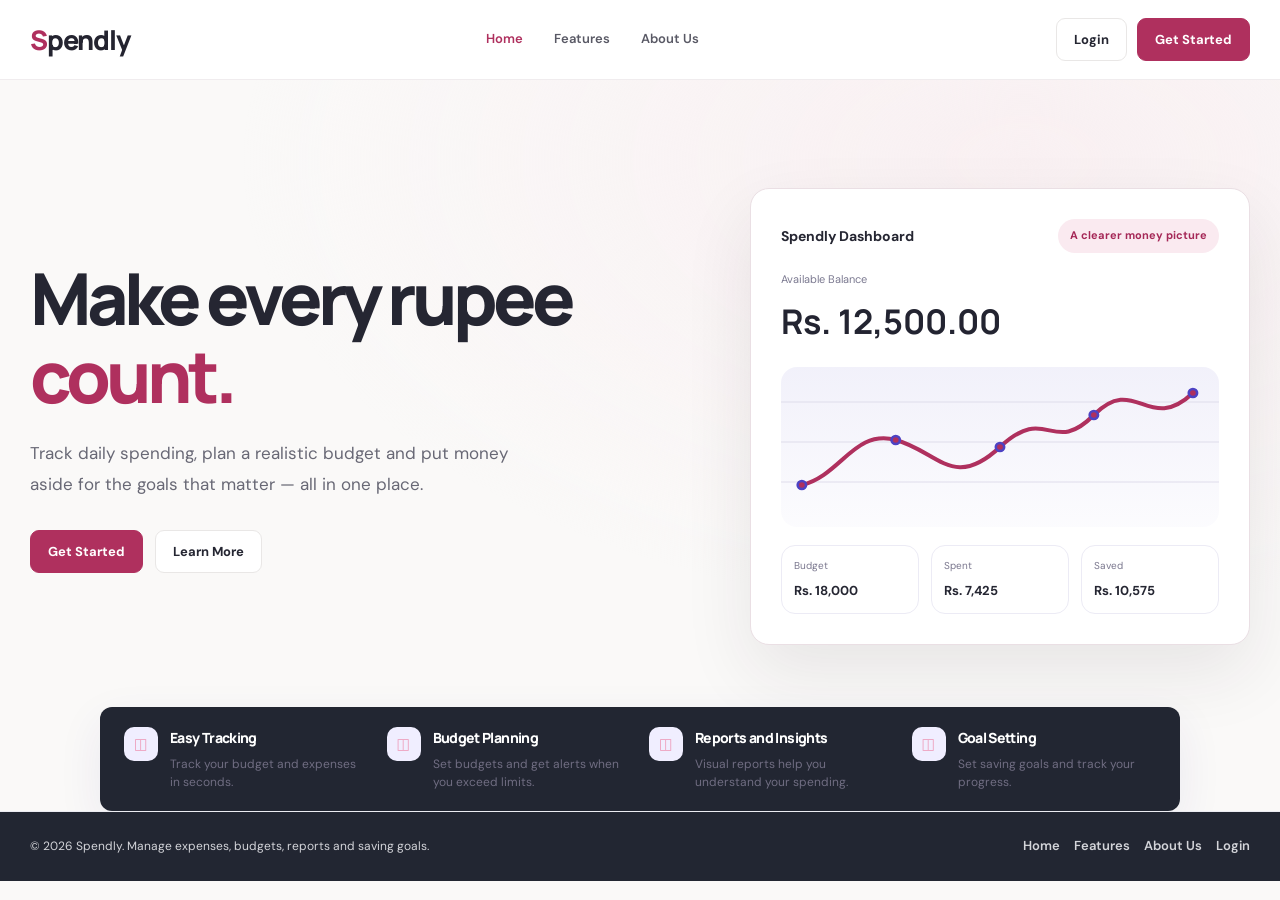
<file: index.html>
<!DOCTYPE html>
<html lang="en">

<head>
  <meta charset="UTF-8">
  <meta name="viewport" content="width=device-width, initial-scale=1.0">
  <title>Home | Spendly</title>
  <link rel="stylesheet" href="css/style.css">
  <link rel="stylesheet" href="css/refined.css">
</head>

<body class="public-body">
  <header class="public-header">
    <nav class="public-nav">
      <a class="public-brand" href="index.html">Spendly</a>
      <div class="public-nav-links">
        <a href="index.html" class="active">Home</a>
        <a href="features.html">Features</a>
        <a href="about.html">About Us</a>

      </div>
      <div class="public-nav-actions">
        <a class="public-login-btn" href="login.html">Login</a>
        <a class="public-primary-btn" href="signup.html">Get Started</a>
      </div>
    </nav>
  </header>

  <main class="public-main">

    <section class="hero-section">
      <div class="public-container hero-grid">
        <div class="hero-copy">
          <h1>Make every rupee<br><span class="accent">count.</span></h1>
          <p>Track daily spending, plan a realistic budget and put money aside for the goals that matter — all in one
            place.
          </p>
          <div class="hero-actions">
            <a class="public-primary-btn" href="signup.html">Get Started</a>
            <a class="public-secondary-btn" href="features.html">Learn More</a>
          </div>
        </div>

        <div class="hero-visual">
          <div class="hero-card">
            <div class="hero-preview-top">
              <strong>Spendly Dashboard</strong>
              <span class="hero-chip">A clearer money picture</span>
            </div>

            <div class="hero-balance">
              <span>Available Balance</span>
              <strong>Rs. 12,500.00</strong>
            </div>

            <div class="hero-chart">
              <svg viewBox="0 0 420 160" preserveAspectRatio="none" aria-hidden="true">
                <line x1="0" y1="35" x2="420" y2="35"></line>
                <line x1="0" y1="75" x2="420" y2="75"></line>
                <line x1="0" y1="115" x2="420" y2="115"></line>
                <path d="M20 118 C58 108 70 62 110 73 S165 124 210 80 S260 90 300 48 S352 68 395 26"></path>
                <circle cx="20" cy="118" r="4"></circle>
                <circle cx="110" cy="73" r="4"></circle>
                <circle cx="210" cy="80" r="4"></circle>
                <circle cx="300" cy="48" r="4"></circle>
                <circle cx="395" cy="26" r="4"></circle>
              </svg>
            </div>

            <div class="hero-summary">
              <div class="mini"><span>Budget</span><strong>Rs. 18,000</strong></div>
              <div class="mini"><span>Spent</span><strong>Rs. 7,425</strong></div>
              <div class="mini"><span>Saved</span><strong>Rs. 10,575</strong></div>
            </div>
          </div>
        </div>
      </div>
    </section>

    <section class="highlight-strip">
      <article class="highlight-item">
        <div class="highlight-icon">◫</div>
        <div>
          <h3>Easy Tracking</h3>
          <p>Track your budget and expenses in seconds.</p>
        </div>
      </article>
      <article class="highlight-item">
        <div class="highlight-icon">◫</div>
        <div>
          <h3>Budget Planning</h3>
          <p>Set budgets and get alerts when you exceed limits.</p>
        </div>
      </article>
      <article class="highlight-item">
        <div class="highlight-icon">◫</div>
        <div>
          <h3>Reports and Insights</h3>
          <p>Visual reports help you understand your spending.</p>
        </div>
      </article>
      <article class="highlight-item">
        <div class="highlight-icon">◫</div>
        <div>
          <h3>Goal Setting</h3>
          <p>Set saving goals and track your progress.</p>
        </div>
      </article>
    </section>

  </main>

  <footer class="public-footer">
    <div class="public-container">
      <p>© 2026 Spendly. Manage expenses, budgets, reports and saving goals.</p>
      <div class="public-nav-links" style="gap:14px">
        <a href="index.html">Home</a>
        <a href="features.html">Features</a>
        <a href="about.html">About Us</a>

        <a href="login.html">Login</a>
      </div>
    </div>
  </footer>
</body>

</html>
</file>
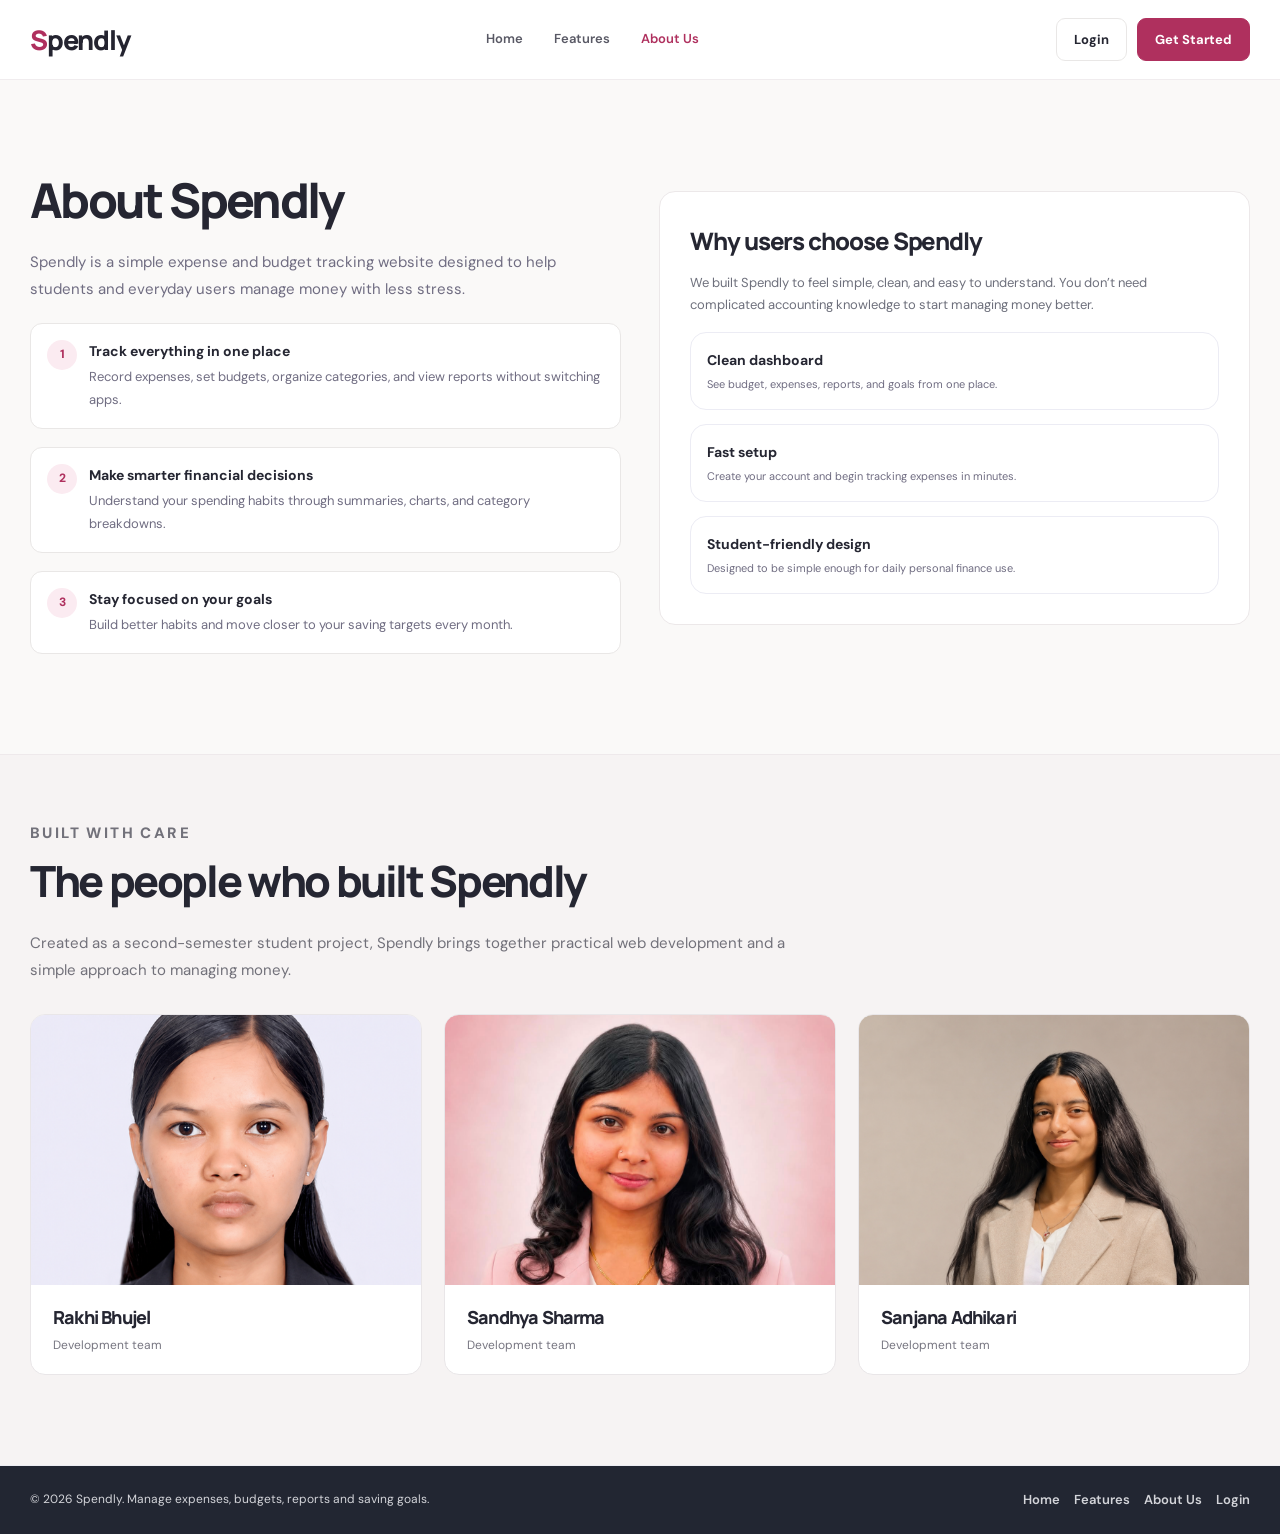
<file: about.html>
<!doctype html>
<html lang="en">

<head>
  <meta charset="UTF-8" />
  <meta name="viewport" content="width=device-width, initial-scale=1.0" />
  <title>About Us | Spendly</title>
  <link rel="stylesheet" href="css/style.css" />
  <link rel="stylesheet" href="css/refined.css" />
</head>

<body class="public-body">
  <header class="public-header">
    <nav class="public-nav">
      <a class="public-brand" href="index.html">Spendly</a>
      <div class="public-nav-links">
        <a href="index.html">Home</a>
        <a href="features.html">Features</a>
        <a href="about.html" class="active">About Us</a>
      </div>
      <div class="public-nav-actions">
        <a class="public-login-btn" href="login.html">Login</a>
        <a class="public-primary-btn" href="signup.html">Get Started</a>
      </div>
    </nav>
  </header>

  <main class="public-main">
    <section class="simple-section">
      <div class="public-container about-grid">
        <div>
          <div class="section-center" style="text-align: left; margin-bottom: 20px">
            <h2>About Spendly</h2>
            <p>
              Spendly is a simple expense and budget tracking website designed
              to help students and everyday users manage money with less
              stress.
            </p>
          </div>

          <div class="about-points">
            <div class="about-point">
              <span>1</span>
              <div>
                <strong>Track everything in one place</strong>
                <p>
                  Record expenses, set budgets, organize categories, and view
                  reports without switching apps.
                </p>
              </div>
            </div>
            <div class="about-point">
              <span>2</span>
              <div>
                <strong>Make smarter financial decisions</strong>
                <p>
                  Understand your spending habits through summaries, charts,
                  and category breakdowns.
                </p>
              </div>
            </div>
            <div class="about-point">
              <span>3</span>
              <div>
                <strong>Stay focused on your goals</strong>
                <p>
                  Build better habits and move closer to your saving targets
                  every month.
                </p>
              </div>
            </div>
          </div>
        </div>

        <div class="about-card">
          <h3 style="margin: 0 0 12px; font-size: 24px">
            Why users choose Spendly
          </h3>
          <p class="muted" style="font-size: 13px; line-height: 1.7; margin: 0 0 16px">
            We built Spendly to feel simple, clean, and easy to understand.
            You don’t need complicated accounting knowledge to start managing
            money better.
          </p>
          <div class="visual-stack">
            <div class="stack-card">
              <strong>Clean dashboard</strong>
              <p>See budget, expenses, reports, and goals from one place.</p>
            </div>
            <div class="stack-card">
              <strong>Fast setup</strong>
              <p>
                Create your account and begin tracking expenses in minutes.
              </p>
            </div>
            <div class="stack-card">
              <strong>Student-friendly design</strong>
              <p>
                Designed to be simple enough for daily personal finance use.
              </p>
            </div>
          </div>
        </div>
      </div>
    </section>

    <section class="team-section" id="developers">
      <div class="public-container">
        <div class="team-heading">
          <p class="about-lead">Built with care</p>
          <h2>The people who built Spendly</h2>
          <p>
            Created as a second-semester student project, Spendly brings
            together practical web development and a simple approach to
            managing money.
          </p>
        </div>
        <div class="team-grid">
          <article class="team-card">
            <div class="team-photo">
              <img src="assets/developers/rakhi.png" alt="Rakhi — Spendly development team" loading="lazy" />
            </div>
            <div class="team-copy">
              <h3>Rakhi Bhujel</h3>
              <p>Development team</p>
              <span class="team-tag">Spendly project</span>
            </div>
          </article>
          <article class="team-card">
            <div class="team-photo">
              <img src="assets/developers/sandhya.jpg" alt="Sandhya — Spendly development team" loading="lazy" />
            </div>
            <div class="team-copy">
              <h3>Sandhya Sharma</h3>
              <p>Development team</p>
              <span class="team-tag">Spendly project</span>
            </div>
          </article>
          <article class="team-card">
            <div class="team-photo">
              <img src="assets/developers/sanjana.png" alt="Sanjana — Spendly development team" loading="lazy" />
            </div>
            <div class="team-copy">
              <h3>Sanjana Adhikari</h3>
              <p>Development team</p>
              <span class="team-tag">Spendly project</span>
            </div>
          </article>
        </div>
      </div>
    </section>
  </main>

  <footer class="public-footer">
    <div class="public-container">
      <p>
        © 2026 Spendly. Manage expenses, budgets, reports and saving goals.
      </p>
      <div class="public-nav-links" style="gap: 14px">
        <a href="index.html">Home</a>
        <a href="features.html">Features</a>
        <a href="about.html">About Us</a>

        <a href="login.html">Login</a>
      </div>
    </div>
  </footer>
</body>

</html>
</file>
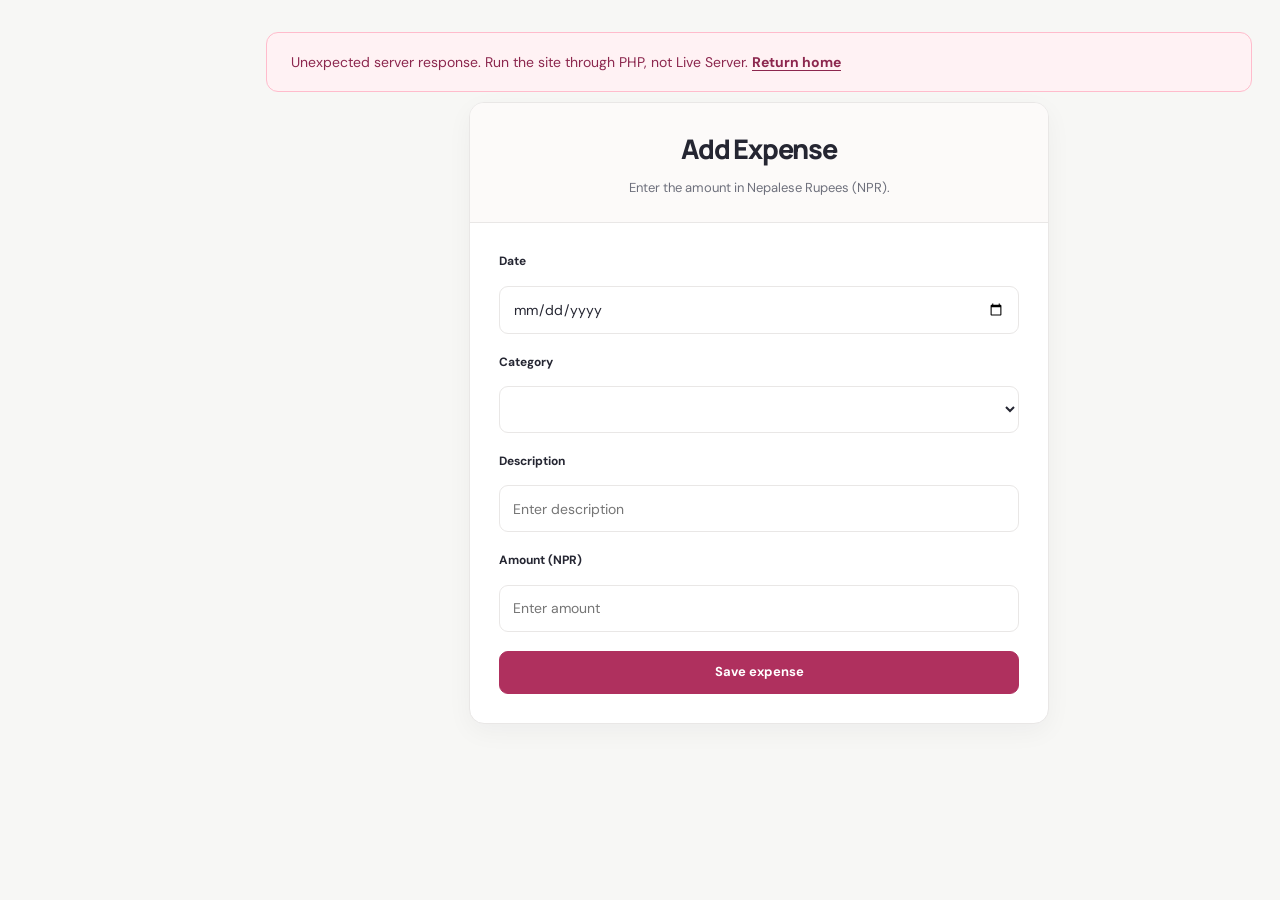
<file: add-expense.html>
<!doctype html>
<html lang="en">
  <head>
    <meta charset="UTF-8" />
    <meta name="viewport" content="width=device-width, initial-scale=1.0" />
    <title>Add Expense | Spendly</title>
    <link rel="stylesheet" href="css/style.css" />
    <link rel="stylesheet" href="css/refined.css" />
  </head>
  <body data-page="add-expense">
    <div class="app-shell">
      <div id="sidebarMount"></div>
      <section class="page-area">
        <div id="topbarMount"></div>
        <main class="page-content">
          <div class="form-card card">
            <div class="form-card-header">
              <h1>Add Expense</h1>
              <p class="muted" style="margin: 7px 0 0">
                Enter the amount in Nepalese Rupees (NPR).
              </p>
            </div>
            <form id="expenseForm" class="form-body">
              <div class="form-group">
                <label for="date">Date</label>
                <input class="form-control" id="date" type="date" required />
              </div>
              <div class="form-group">
                <label for="category">Category</label>
                <select class="form-control" id="category" required></select>
              </div>
              <div class="form-group">
                <label for="description">Description</label>
                <input
                  class="form-control"
                  id="description"
                  type="text"
                  placeholder="Enter description"
                  required
                />
              </div>
              <div class="form-group">
                <label for="amount">Amount (NPR)</label>
                <input
                  class="form-control"
                  id="amount"
                  type="number"
                  min="0.01"
                  step="0.01"
                  placeholder="Enter amount"
                  required
                />
              </div>
              <button class="primary-button full-button" type="submit">
                Save expense
              </button>
            </form>
          </div>
        </main>
      </section>
    </div>
    <div id="toast" class="toast"></div>
    <script src="js/app.js"></script>
    <script src="js/add-expense.js"></script>
  </body>
</html>
</file>
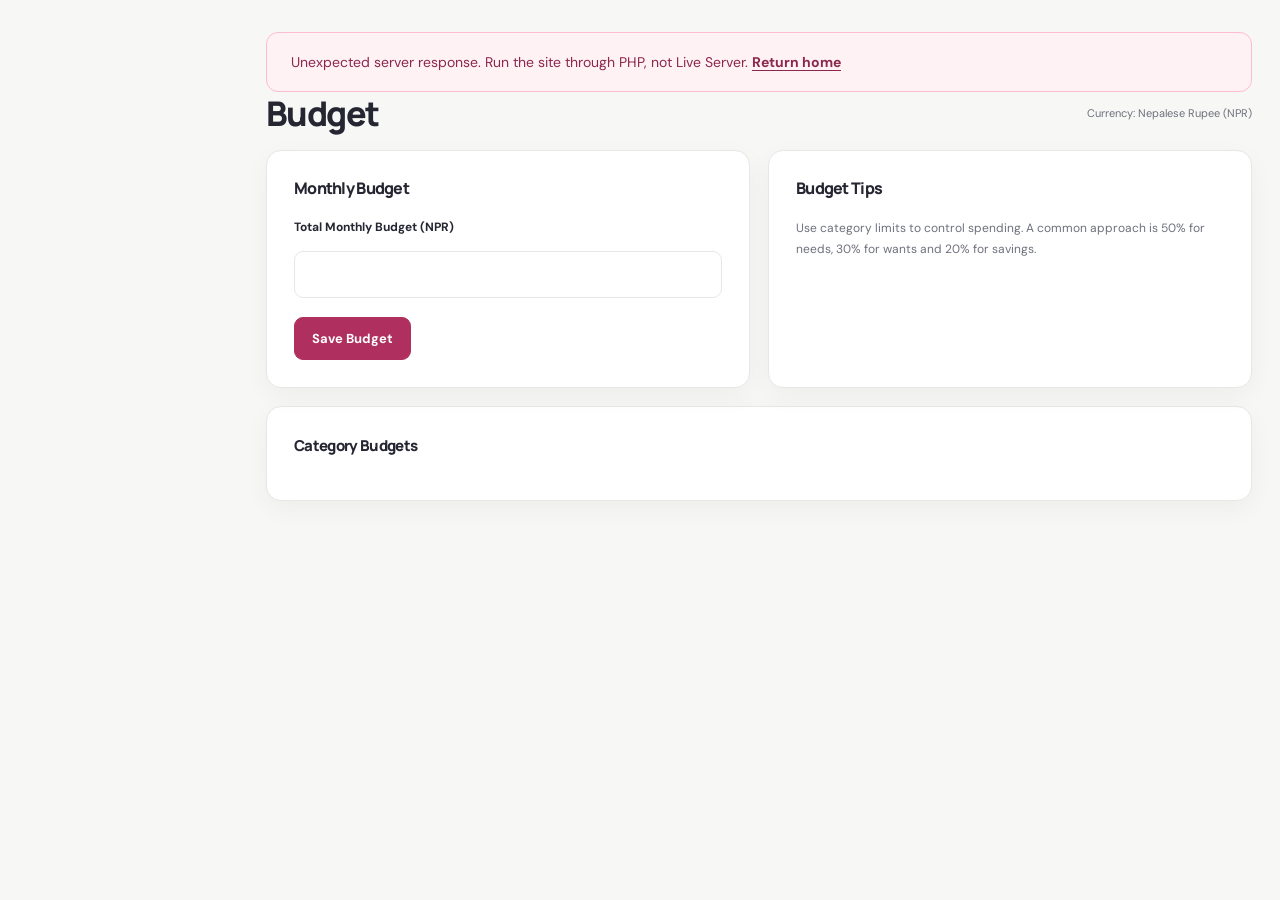
<file: budget.html>
<!doctype html>
<html lang="en">
  <head>
    <meta charset="UTF-8" />
    <meta name="viewport" content="width=device-width, initial-scale=1.0" />
    <title>Budget | Spendly</title>
    <link rel="stylesheet" href="css/style.css" />
    <link rel="stylesheet" href="css/refined.css" />
  </head>
  <body data-page="budget">
    <div class="app-shell">
      <div id="sidebarMount"></div>
      <section class="page-area">
        <div id="topbarMount"></div>
        <main class="page-content">
          <div class="section-header">
            <h1 class="page-heading" style="margin: 0">Budget</h1>
            <span class="muted" style="font-size: 11px"
              >Currency: Nepalese Rupee (NPR)</span
            >
          </div>
          <section class="two-column">
            <article class="card card-padding">
              <h2 class="card-title">Monthly Budget</h2>
              <form id="budgetForm">
                <div class="form-group">
                  <label for="monthlyBudget">Total Monthly Budget (NPR)</label>
                  <input
                    id="monthlyBudget"
                    class="form-control"
                    type="number"
                    min="0"
                    step="0.01"
                    required
                  />
                </div>
                <button class="primary-button" type="submit">
                  Save Budget
                </button>
              </form>
            </article>
            <article class="card card-padding">
              <h2 class="card-title">Budget Tips</h2>
              <p class="muted" style="font-size: 12px; line-height: 1.7">
                Use category limits to control spending. A common approach is
                50% for needs, 30% for wants and 20% for savings.
              </p>
            </article>
          </section>
          <section class="card card-padding" style="margin-top: 18px">
            <div class="section-header"><h2>Category Budgets</h2></div>
            <div class="goal-list" id="budgetCategories"></div>
          </section>

          <div id="budgetLimitModal" class="modal-backdrop">
            <section
              class="modal"
              role="dialog"
              aria-modal="true"
              aria-labelledby="budgetLimitTitle"
            >
              <div class="modal-header">
                <h2 id="budgetLimitTitle">Edit category budget</h2>
                <button
                  class="modal-close"
                  type="button"
                  data-close-modal="budgetLimitModal"
                  aria-label="Close"
                >
                  &times;
                </button>
              </div>
              <form id="budgetLimitForm">
                <div class="form-group">
                  <label for="budgetLimitAmount">Monthly limit (NPR)</label
                  ><input
                    id="budgetLimitAmount"
                    class="form-control"
                    type="number"
                    min="0"
                    max="999999999"
                    step=".01"
                    required
                  />
                </div>
                <div class="modal-actions">
                  <button
                    type="button"
                    class="secondary-button"
                    data-close-modal="budgetLimitModal"
                  >
                    Cancel</button
                  ><button class="primary-button" type="submit">
                    Save limit
                  </button>
                </div>
              </form>
            </section>
          </div>
        </main>
      </section>
    </div>
    <div id="toast" class="toast"></div>
    <script src="js/app.js"></script>
    <script src="js/budget.js"></script>
  </body>
</html>
</file>
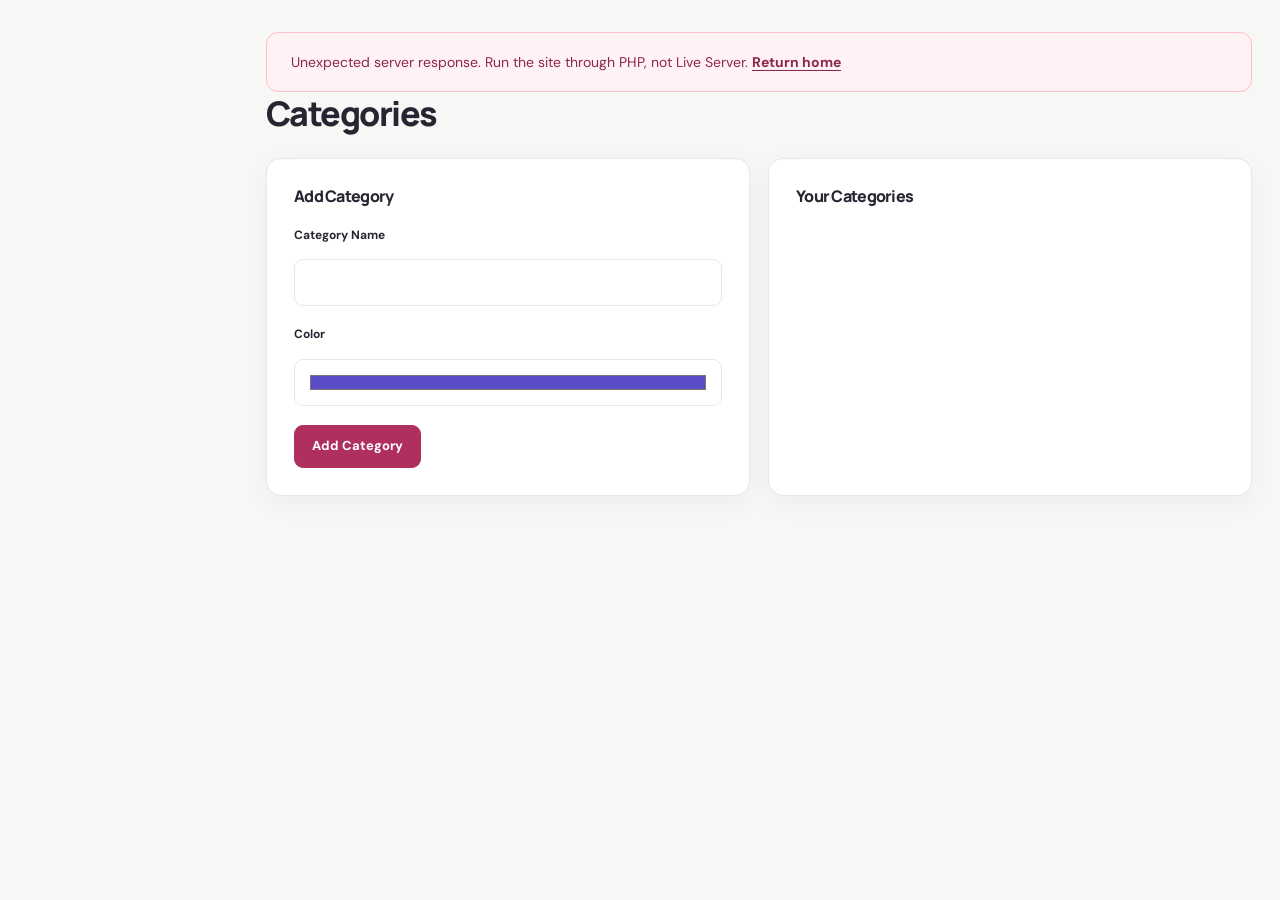
<file: categories.html>
<!doctype html>
<html lang="en">
  <head>
    <meta charset="UTF-8" />
    <meta name="viewport" content="width=device-width, initial-scale=1.0" />
    <title>Categories | Spendly</title>
    <link rel="stylesheet" href="css/style.css" />
    <link rel="stylesheet" href="css/refined.css" />
  </head>
  <body data-page="categories">
    <div class="app-shell">
      <div id="sidebarMount"></div>
      <section class="page-area">
        <div id="topbarMount"></div>
        <main class="page-content">
          <h1 class="page-heading">Categories</h1>
          <section class="two-column">
            <article class="card card-padding">
              <h2 class="card-title">Add Category</h2>
              <form id="categoryForm">
                <div class="form-group">
                  <label for="categoryName">Category Name</label
                  ><input class="form-control" id="categoryName" required />
                </div>
                <div class="form-group">
                  <label for="categoryColor">Color</label
                  ><input
                    class="form-control"
                    id="categoryColor"
                    type="color"
                    value="#5a4bc7"
                    required
                  />
                </div>
                <button class="primary-button" type="submit">
                  Add Category
                </button>
              </form>
            </article>
            <article class="card card-padding">
              <h2 class="card-title">Your Categories</h2>
              <div id="categoryList" class="category-manager"></div>
            </article>
          </section>
        </main>
      </section>
    </div>
    <div id="toast" class="toast"></div>
    <script src="js/app.js"></script>
    <script src="js/categories.js"></script>
  </body>
</html>
</file>
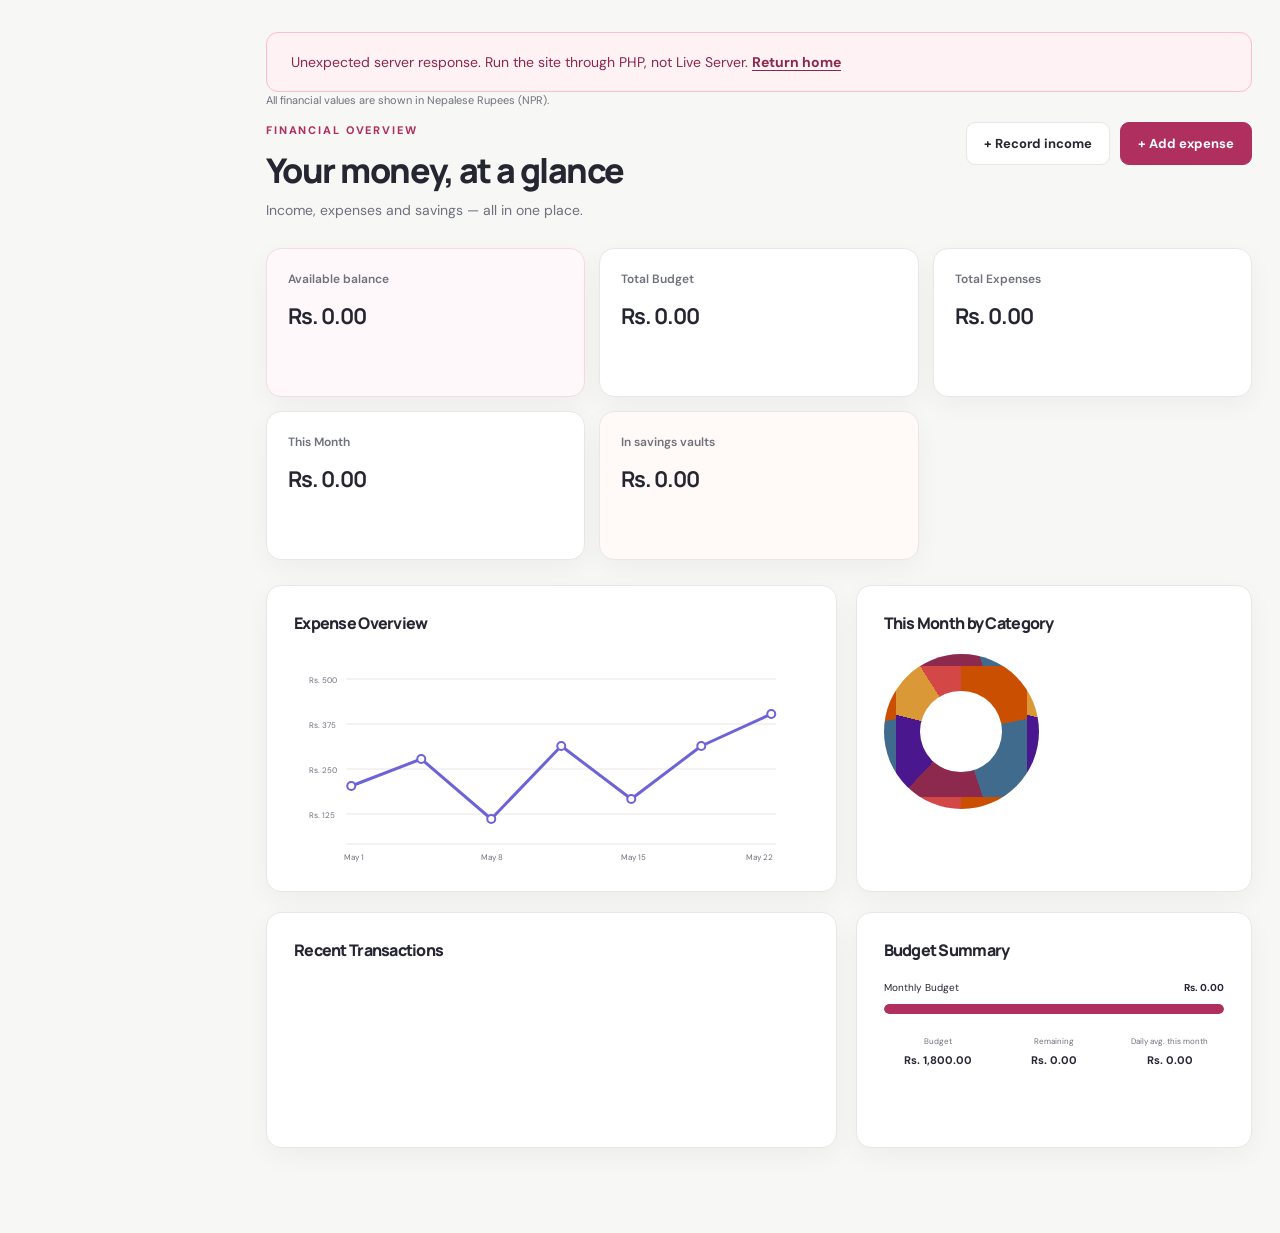
<file: dashboard.html>
<!doctype html>
<html lang="en">
  <head>
    <meta charset="UTF-8" />
    <meta name="viewport" content="width=device-width, initial-scale=1.0" />
    <title>Dashboard | Spendly</title>
    <link rel="stylesheet" href="css/style.css" />
    <link rel="stylesheet" href="css/refined.css" />
  </head>
  <body data-page="dashboard">
    <div class="app-shell">
      <div id="sidebarMount"></div>
      <section class="page-area">
        <div id="topbarMount"></div>
        <main class="page-content">
          <div class="section-header" style="margin-bottom: 12px">
            <span class="muted" style="font-size: 11px"
              >All financial values are shown in Nepalese Rupees (NPR).</span
            >
          </div>
          <div class="page-intro">
            <div>
              <div class="eyebrow">FINANCIAL OVERVIEW</div>
              <h1 class="page-heading">Your money, at a glance</h1>
              <p class="muted">
                Income, expenses and savings — all in one place.
              </p>
            </div>
            <div class="quick-links">
              <a class="secondary-button" href="income.html">+ Record income</a
              ><a class="primary-button" href="add-expense.html"
                >+ Add expense</a
              >
            </div>
          </div>
          <section class="stats-grid">
            <article class="card stat-card">
              <div>
                <p>Available balance</p>
                <strong id="totalBalance">Rs. 0.00</strong>
              </div>
            </article>
            <article class="card stat-card">
              <div>
                <p>Total Budget</p>
                <strong id="totalBudget">Rs. 0.00</strong>
              </div>
            </article>
            <article class="card stat-card">
              <div>
                <p>Total Expenses</p>
                <strong id="totalExpense">Rs. 0.00</strong>
              </div>
            </article>
            <article class="card stat-card">
              <div>
                <p>This Month</p>
                <strong id="monthExpense">Rs. 0.00</strong>
              </div>
            </article>
            <article class="card stat-card">
              <div>
                <p>In savings vaults</p>
                <strong id="dashboardVaultTotal">Rs. 0.00</strong>
              </div>
              <!-- <a href="vault.html" class="stat-link">Manage vaults →</a> -->
            </article>
          </section>

          <section class="dashboard-grid">
            <article class="card card-padding chart-card">
              <h2 class="card-title">Expense Overview</h2>
              <div class="chart-wrap">
                <svg
                  class="line-chart"
                  viewBox="0 0 500 210"
                  role="img"
                  aria-label="Expense overview line chart"
                >
                  <line class="grid-line" x1="45" y1="25" x2="475" y2="25" />
                  <line class="grid-line" x1="45" y1="70" x2="475" y2="70" />
                  <line class="grid-line" x1="45" y1="115" x2="475" y2="115" />
                  <line class="grid-line" x1="45" y1="160" x2="475" y2="160" />
                  <line class="grid-line" x1="45" y1="190" x2="475" y2="190" />
                  <text x="8" y="29">Rs. 500</text>
                  <text x="8" y="74">Rs. 375</text>
                  <text x="8" y="119">Rs. 250</text>
                  <text x="8" y="164">Rs. 125</text>
                  <polyline
                    class="expense-line"
                    points="50,132 120,105 190,165 260,92 330,145 400,92 470,60"
                  />
                  <circle class="point" cx="50" cy="132" r="4" />
                  <circle class="point" cx="120" cy="105" r="4" />
                  <circle class="point" cx="190" cy="165" r="4" />
                  <circle class="point" cx="260" cy="92" r="4" />
                  <circle class="point" cx="330" cy="145" r="4" />
                  <circle class="point" cx="400" cy="92" r="4" />
                  <circle class="point" cx="470" cy="60" r="4" />
                  <text x="43" y="206">May 1</text>
                  <text x="180" y="206">May 8</text>
                  <text x="320" y="206">May 15</text>
                  <text x="445" y="206">May 22</text>
                </svg>
              </div>
            </article>

            <article class="card card-padding">
              <h2 class="card-title">This Month by Category</h2>
              <div class="category-layout">
                <div class="category-donut"></div>
                <div class="legend-list" id="categoryLegend"></div>
              </div>
            </article>
          </section>

          <section class="bottom-grid">
            <article class="card card-padding">
              <h2 class="card-title">Recent Transactions</h2>
              <div class="transaction-list" id="recentTransactions"></div>
            </article>

            <article class="card card-padding">
              <h2 class="card-title">Budget Summary</h2>
              <div class="progress-block">
                <div class="progress-label">
                  <span>Monthly Budget</span
                  ><strong id="budgetSpent">Rs. 0.00</strong>
                </div>
                <div class="progress-track">
                  <div id="budgetFill" class="progress-fill"></div>
                </div>
              </div>
              <div class="budget-values">
                <div>
                  <span>Budget</span
                  ><strong id="totalBudgetCopy">Rs. 1,800.00</strong>
                </div>
                <div>
                  <span>Remaining</span
                  ><strong id="budgetRemaining">Rs. 0.00</strong>
                </div>
                <div>
                  <span>Daily avg. this month</span
                  ><strong id="dailyAverage">Rs. 0.00</strong>
                </div>
              </div>
            </article>
          </section>
        </main>
      </section>
    </div>
    <div id="toast" class="toast"></div>
    <script src="js/app.js"></script>
    <script src="js/dashboard.js"></script>
  </body>
</html>
</file>
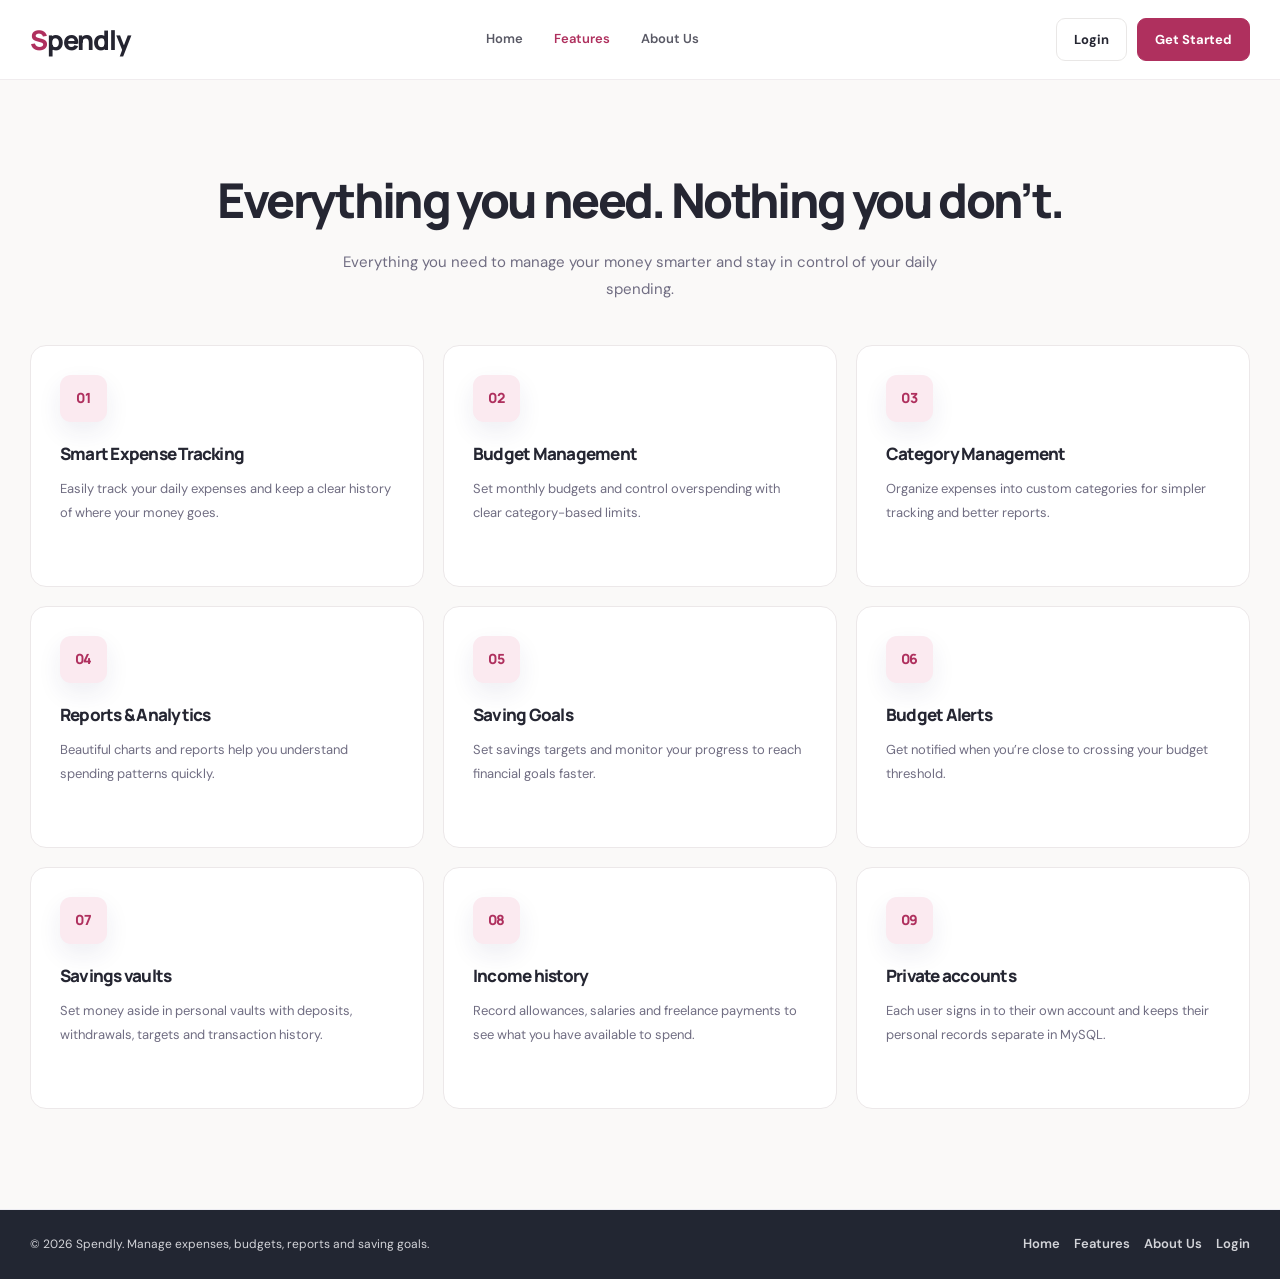
<file: features.html>
<!doctype html>
<html lang="en">
  <head>
    <meta charset="UTF-8" />
    <meta name="viewport" content="width=device-width, initial-scale=1.0" />
    <title>Features | Spendly</title>
    <link rel="stylesheet" href="css/style.css" />
    <link rel="stylesheet" href="css/refined.css" />
  </head>
  <body class="public-body">
    <header class="public-header">
      <nav class="public-nav">
        <a class="public-brand" href="index.html">Spendly</a>
        <div class="public-nav-links">
          <a href="index.html">Home</a>
          <a href="features.html" class="active">Features</a>
          <a href="about.html">About Us</a>
        </div>
        <div class="public-nav-actions">
          <a class="public-login-btn" href="login.html">Login</a>
          <a class="public-primary-btn" href="signup.html">Get Started</a>
        </div>
      </nav>
    </header>

    <main class="public-main">
      <section class="simple-section">
        <div class="public-container">
          <div class="section-center">
            <h1>Everything you need. Nothing you don’t.</h1>
            <p>
              Everything you need to manage your money smarter and stay in
              control of your daily spending.
            </p>
          </div>

          <section class="features-grid">
            <article class="feature-card">
              <div class="feature-icon">01</div>
              <h3>Smart Expense Tracking</h3>
              <p>
                Easily track your daily expenses and keep a clear history of
                where your money goes.
              </p>
            </article>
            <article class="feature-card">
              <div class="feature-icon">02</div>
              <h3>Budget Management</h3>
              <p>
                Set monthly budgets and control overspending with clear
                category-based limits.
              </p>
            </article>
            <article class="feature-card">
              <div class="feature-icon">03</div>
              <h3>Category Management</h3>
              <p>
                Organize expenses into custom categories for simpler tracking
                and better reports.
              </p>
            </article>
            <article class="feature-card">
              <div class="feature-icon">04</div>
              <h3>Reports & Analytics</h3>
              <p>
                Beautiful charts and reports help you understand spending
                patterns quickly.
              </p>
            </article>
            <article class="feature-card">
              <div class="feature-icon">05</div>
              <h3>Saving Goals</h3>
              <p>
                Set savings targets and monitor your progress to reach financial
                goals faster.
              </p>
            </article>
            <article class="feature-card">
              <div class="feature-icon">06</div>
              <h3>Budget Alerts</h3>
              <p>
                Get notified when you’re close to crossing your budget
                threshold.
              </p>
            </article>

            <article class="feature-card">
              <div class="feature-icon">07</div>
              <h3>Savings vaults</h3>
              <p>
                Set money aside in personal vaults with deposits, withdrawals,
                targets and transaction history.
              </p>
            </article>
            <article class="feature-card">
              <div class="feature-icon">08</div>
              <h3>Income history</h3>
              <p>
                Record allowances, salaries and freelance payments to see what
                you have available to spend.
              </p>
            </article>
            <article class="feature-card">
              <div class="feature-icon">09</div>
              <h3>Private accounts</h3>
              <p>
                Each user signs in to their own account and keeps their personal
                records separate in MySQL.
              </p>
            </article>
          </section>
        </div>
      </section>
    </main>

    <footer class="public-footer">
      <div class="public-container">
        <p>
          © 2026 Spendly. Manage expenses, budgets, reports and saving goals.
        </p>
        <div class="public-nav-links" style="gap: 14px">
          <a href="index.html">Home</a>
          <a href="features.html">Features</a>
          <a href="about.html">About Us</a>

          <a href="login.html">Login</a>
        </div>
      </div>
    </footer>
  </body>
</html>
</file>
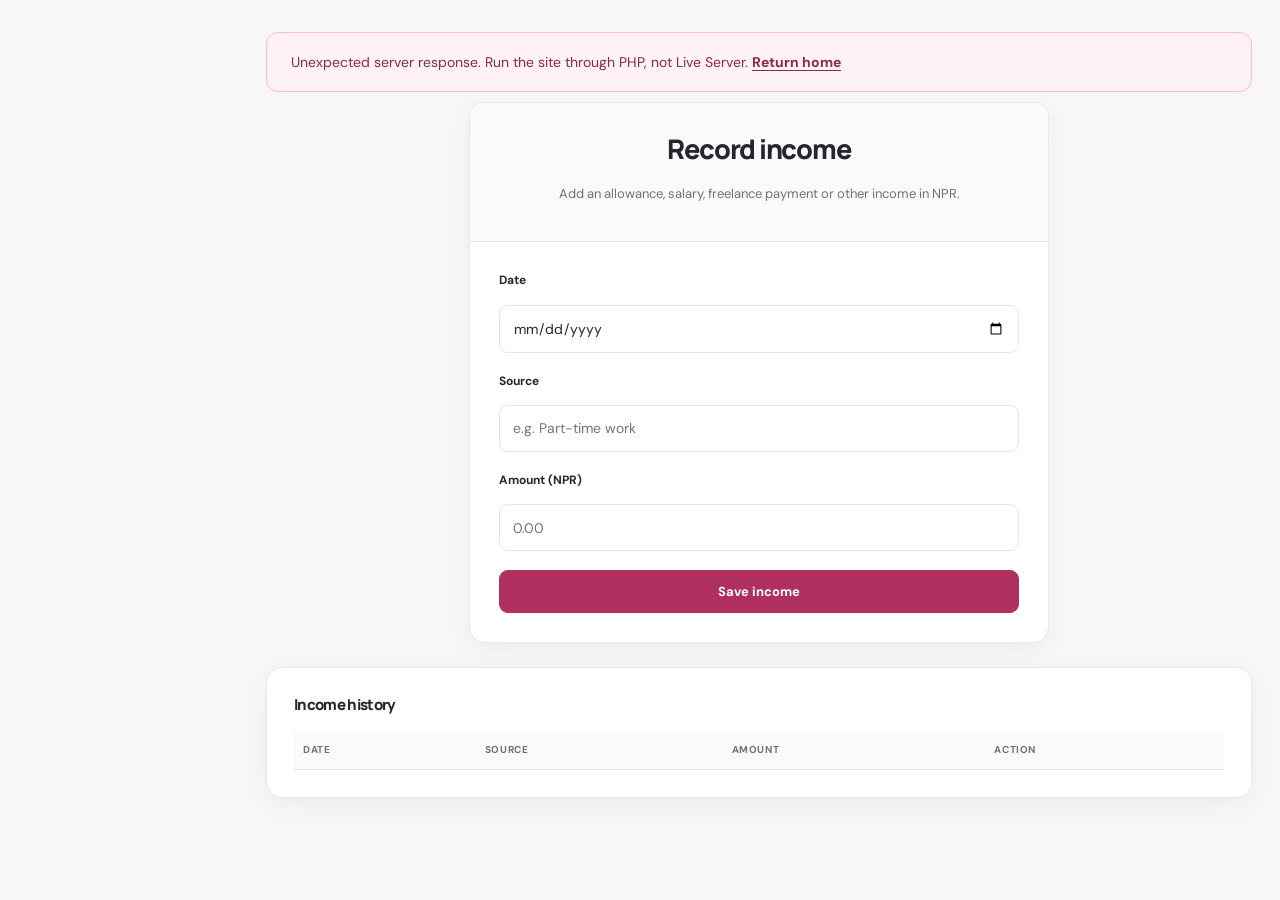
<file: income.html>
<!doctype html>
<html lang="en">
  <head>
    <meta charset="utf-8" />
    <meta name="viewport" content="width=device-width,initial-scale=1" />
    <title>Add Income | Spendly</title>
    <link rel="stylesheet" href="css/style.css" />
    <link rel="stylesheet" href="css/refined.css" />
  </head>
  <body data-page="income">
    <div class="app-shell">
      <div id="sidebarMount"></div>
      <section class="page-area">
        <div id="topbarMount"></div>
        <main class="page-content">
          <div class="form-card card">
            <header class="form-card-header">
              <h1>Record income</h1>
              <p class="muted">
                Add an allowance, salary, freelance payment or other income in
                NPR.
              </p>
            </header>
            <form id="incomeForm" class="form-body">
              <div class="form-group">
                <label for="incomeDate">Date</label
                ><input
                  class="form-control"
                  id="incomeDate"
                  type="date"
                  required
                />
              </div>
              <div class="form-group">
                <label for="incomeSource">Source</label
                ><input
                  class="form-control"
                  id="incomeSource"
                  type="text"
                  maxlength="150"
                  placeholder="e.g. Part-time work"
                  required
                />
              </div>
              <div class="form-group">
                <label for="incomeAmount">Amount (NPR)</label
                ><input
                  class="form-control"
                  id="incomeAmount"
                  type="number"
                  min="0.01"
                  step="0.01"
                  placeholder="0.00"
                  required
                />
              </div>
              <div class="income-form-actions">
                <button class="primary-button" id="incomeSave" type="submit">
                  Save income</button
                ><button
                  class="secondary-button"
                  type="button"
                  id="cancelIncomeEdit"
                  hidden
                >
                  Cancel editing
                </button>
              </div>
            </form>
          </div>
          <section class="card card-padding" style="margin-top: 24px">
            <div class="section-header">
              <h2 class="card-title">Income history</h2>
            </div>
            <div class="table-wrap">
              <table class="data-table">
                <thead>
                  <tr>
                    <th>Date</th>
                    <th>Source</th>
                    <th>Amount</th>
                    <th>Action</th>
                  </tr>
                </thead>
                <tbody id="incomeTable"></tbody>
              </table>
            </div>
          </section>
        </main>
      </section>
    </div>
    <div id="toast" class="toast"></div>
    <script src="js/app.js"></script>
    <script src="js/income.js"></script>
  </body>
</html>
</file>
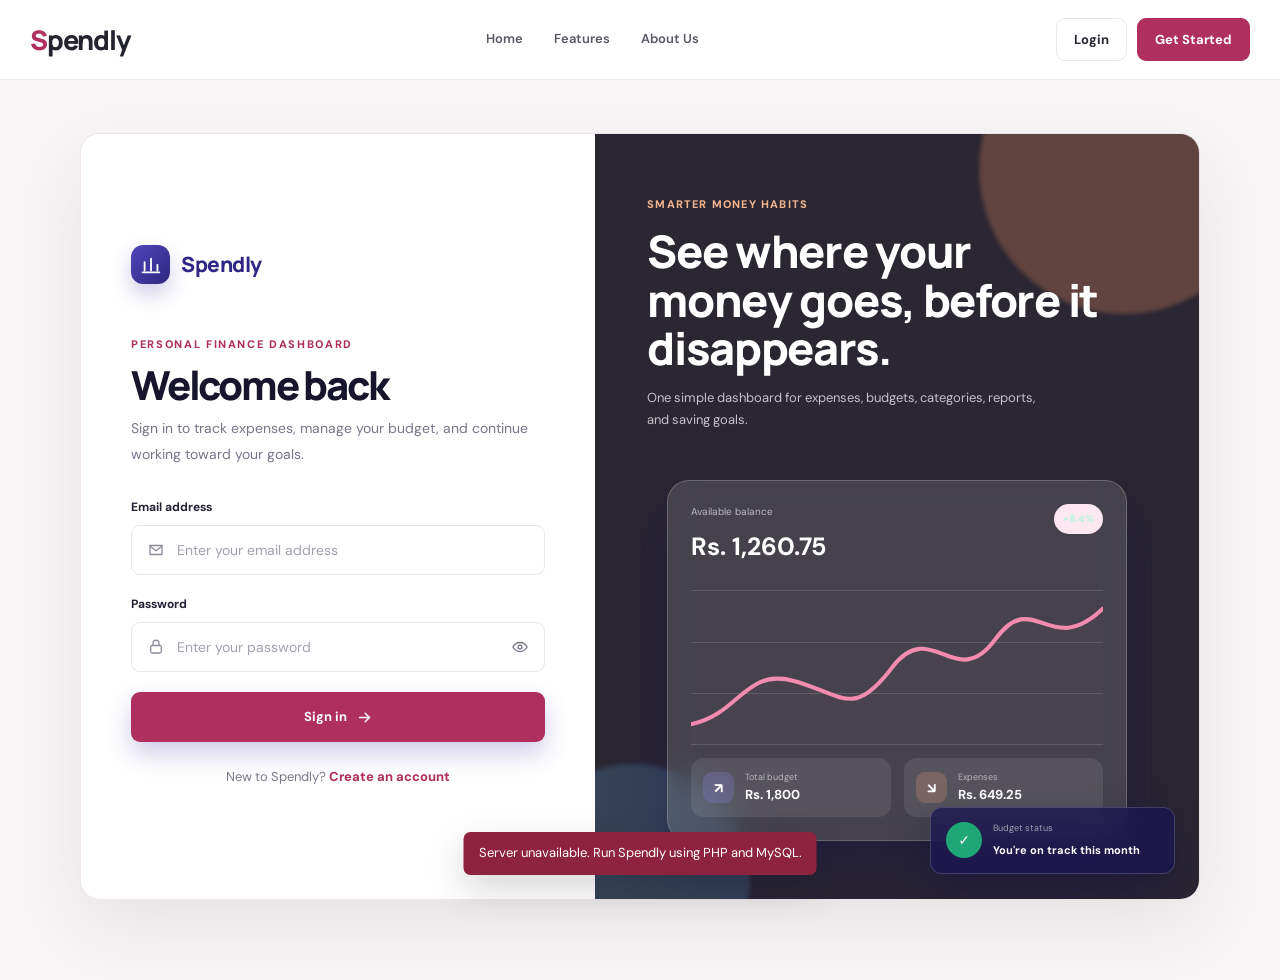
<file: login.html>
<!doctype html>
<html lang="en">
  <head>
    <meta charset="UTF-8" />
    <meta name="viewport" content="width=device-width, initial-scale=1.0" />
    <meta
      name="description"
      content="Login to Spendly and manage your expenses, budgets, and financial goals."
    />
    <title>Login | Spendly</title>
    <link rel="stylesheet" href="css/style.css" />
    <link rel="stylesheet" href="css/refined.css" />
  </head>

  <body data-page="login" class="modern-login-body">
    <header class="public-header">
      <nav class="public-nav">
        <a class="public-brand" href="index.html">Spendly</a>
        <div class="public-nav-links">
          <a href="index.html">Home</a>
          <a href="features.html">Features</a>
          <a href="about.html">About Us</a>
        </div>
        <div class="public-nav-actions">
          <a
            class="public-login-btn active"
            href="login.html"
            aria-current="page"
            >Login</a
          >
          <a class="public-primary-btn" href="signup.html">Get Started</a>
        </div>
      </nav>
    </header>
    <main class="modern-login-page">
      <section class="modern-login-card">
        <div class="modern-login-form-panel">
          <a
            class="modern-login-brand"
            href="index.html"
            aria-label="Spendly home"
          >
            <span class="modern-brand-icon">
              <svg viewBox="0 0 24 24" aria-hidden="true">
                <path d="M5 18V9M12 18V5M19 18v-6"></path>
                <path d="M3 20h18"></path>
              </svg>
            </span>
            <span>Spendly</span>
          </a>

          <div class="modern-login-heading">
            <span class="modern-eyebrow">Personal finance dashboard</span>
            <h1>Welcome back</h1>
            <p>
              Sign in to track expenses, manage your budget, and continue
              working toward your goals.
            </p>
          </div>

          <form id="loginForm" class="modern-login-form" autocomplete="on">
            <div class="modern-form-field">
              <label for="email">Email address</label>
              <div class="modern-input">
                <svg viewBox="0 0 24 24" aria-hidden="true">
                  <path d="M4 6h16v12H4z"></path>
                  <path d="M4 7l8 6 8-6"></path>
                </svg>
                <input
                  id="email"
                  type="email"
                  name="email"
                  autocomplete="email"
                  placeholder="Enter your email address"
                  value=""
                  required
                />
              </div>
            </div>

            <div class="modern-form-field">
              <div class="modern-label-row">
                <label for="password">Password</label>
              </div>

              <div class="modern-input">
                <svg viewBox="0 0 24 24" aria-hidden="true">
                  <rect x="5" y="10" width="14" height="10" rx="2"></rect>
                  <path d="M8 10V7a4 4 0 0 1 8 0v3"></path>
                </svg>
                <input
                  id="password"
                  type="password"
                  name="password"
                  autocomplete="current-password"
                  placeholder="Enter your password"
                  value=""
                  required
                />
                <button
                  id="passwordToggle"
                  class="modern-password-toggle"
                  type="button"
                  aria-label="Show password"
                >
                  <svg class="eye-open" viewBox="0 0 24 24" aria-hidden="true">
                    <path
                      d="M2.5 12s3.5-6 9.5-6 9.5 6 9.5 6-3.5 6-9.5 6-9.5-6-9.5-6z"
                    ></path>
                    <circle cx="12" cy="12" r="2.5"></circle>
                  </svg>
                </button>
              </div>
            </div>

            <button class="modern-login-submit" type="submit">
              Sign in
              <svg viewBox="0 0 24 24" aria-hidden="true">
                <path d="M5 12h14"></path>
                <path d="M13 6l6 6-6 6"></path>
              </svg>
            </button>
          </form>

          <p class="modern-signup-line">
            New to Spendly?
            <button id="signupButton" type="button">Create an account</button>
          </p>

          <p class="modern-demo-note">
            Enter your email address and password to continue.
          </p>
        </div>

        <aside
          class="modern-login-visual"
          aria-label="Spendly dashboard preview"
        >
          <div class="visual-orb orb-one"></div>
          <div class="visual-orb orb-two"></div>

          <div class="visual-copy">
            <span>Smarter money habits</span>
            <h2>See where your money goes, before it disappears.</h2>
            <p>
              One simple dashboard for expenses, budgets, categories, reports,
              and saving goals.
            </p>
          </div>

          <div class="preview-dashboard">
            <div class="preview-top">
              <div>
                <span>Available balance</span>
                <strong>Rs. 1,260.75</strong>
              </div>
              <span class="preview-badge">+8.4%</span>
            </div>

            <div class="preview-chart">
              <div class="chart-lines">
                <span></span><span></span><span></span><span></span>
              </div>
              <svg
                viewBox="0 0 420 150"
                preserveAspectRatio="none"
                aria-hidden="true"
              >
                <path
                  class="preview-area"
                  d="M0 130 C50 120 55 75 105 88 S165 125 205 75 S270 100 310 48 S365 68 420 18 L420 150 L0 150 Z"
                ></path>
                <path
                  class="preview-line"
                  d="M0 130 C50 120 55 75 105 88 S165 125 205 75 S270 100 310 48 S365 68 420 18"
                ></path>
              </svg>
            </div>

            <div class="preview-summary">
              <div>
                <span class="preview-icon purple">↗</span>
                <p>Total budget</p>
                <strong>Rs. 1,800</strong>
              </div>
              <div>
                <span class="preview-icon orange">↘</span>
                <p>Expenses</p>
                <strong>Rs. 649.25</strong>
              </div>
            </div>
          </div>

          <div class="floating-expense-card">
            <div class="floating-icon">✓</div>
            <div>
              <span>Budget status</span>
              <strong>You're on track this month</strong>
            </div>
          </div>
        </aside>
      </section>
    </main>

    <div id="loginToast" class="toast"></div>
    <script src="js/login.js"></script>
  </body>
</html>
</file>
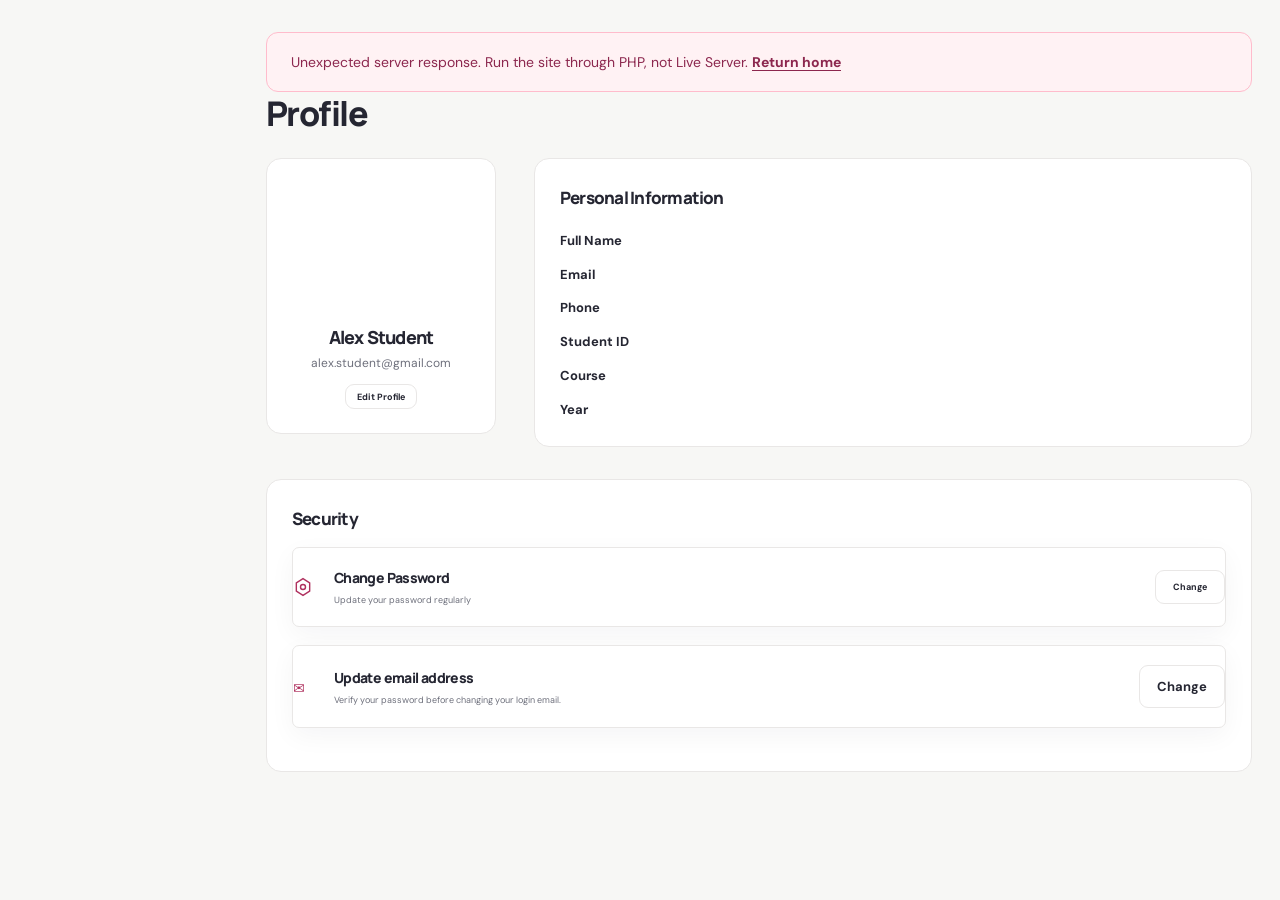
<file: profile.html>
<!doctype html>
<html lang="en">
  <head>
    <meta charset="UTF-8" />
    <meta name="viewport" content="width=device-width, initial-scale=1.0" />
    <title>Profile | Spendly</title>
    <link rel="stylesheet" href="css/style.css" />
    <link rel="stylesheet" href="css/refined.css" />
  </head>

  <body data-page="profile">
    <div class="app-shell">
      <div id="sidebarMount"></div>
      <section class="page-area">
        <div id="topbarMount"></div>
        <main class="page-content">
          <h1 class="page-heading">Profile</h1>
          <section class="profile-section">
            <div class="profile-card">
              <div class="avatar-wrap">
                <!-- <img
                  id="profileAvatar"
                  class="profile-avatar"
                  src="assets/avatar.jpg"
                  alt="Profile"
                /> -->
                <!-- <button
                  id="cameraButton"
                  class="camera-button"
                  aria-label="Change profile photo"
                >
                  <svg viewBox="0 0 24 24">
                    <path
                      d="M8 6l1-2h6l1 2h3a2 2 0 0 1 2 2v9a2 2 0 0 1-2 2H5a2 2 0 0 1-2-2V8a2 2 0 0 1 2-2z"
                    />
                    <circle cx="12" cy="12" r="3" />
                  </svg>
                </button> -->
                <input id="avatarInput" type="file" accept="image/*" hidden />
              </div>
              <h2 id="profileName">Alex Student</h2>
              <p id="profileEmail">alex.student@gmail.com</p>
              <button
                id="editProfileButton"
                class="secondary-button"
                style="min-height: 25px; font-size: 9px; padding: 0 11px"
              >
                Edit Profile
              </button>
            </div>

            <div class="personal-info">
              <h2>Personal Information</h2>
              <dl>
                <div>
                  <dt>Full Name</dt>
                  <dd id="infoName"></dd>
                </div>
                <div>
                  <dt>Email</dt>
                  <dd id="infoEmail"></dd>
                </div>
                <div>
                  <dt>Phone</dt>
                  <dd id="infoPhone"></dd>
                </div>
                <div>
                  <dt>Student ID</dt>
                  <dd id="infoStudentId"></dd>
                </div>
                <div>
                  <dt>Course</dt>
                  <dd id="infoCourse"></dd>
                </div>
                <div>
                  <dt>Year</dt>
                  <dd id="infoYear"></dd>
                </div>
              </dl>
            </div>
          </section>

          <section class="security-section">
            <h2>Security</h2>
            <article class="security-row">
              <div class="security-icon">
                <svg viewBox="0 0 24 24">
                  <path d="M12 2l8 5v10l-8 5-8-5V7z" />
                  <circle cx="12" cy="12" r="3" />
                </svg>
              </div>
              <div>
                <h3>Change Password</h3>
                <p>Update your password regularly</p>
              </div>
              <button
                id="changePasswordButton"
                class="secondary-button"
                style="min-height: 24px; font-size: 9px"
              >
                Change
              </button>
            </article>
            <article class="security-row">
              <div class="security-icon" aria-hidden="true">✉</div>
              <div>
                <h3>Update email address</h3>
                <p>Verify your password before changing your login email.</p>
              </div>
              <button
                id="changeEmailButton"
                class="secondary-button"
                type="button"
              >
                Change
              </button>
            </article>
          </section>

          <div id="profileModal" class="modal-backdrop">
            <section class="modal">
              <div class="modal-header">
                <h2>Edit Profile</h2>
                <button class="modal-close" data-close-modal="profileModal">
                  &times;
                </button>
              </div>
              <form id="profileForm">
                <div class="two-column">
                  <div class="form-group">
                    <label>Full Name</label
                    ><input id="editName" class="form-control" required />
                  </div>
                  <div class="form-group">
                    <label>Login email</label
                    ><input
                      id="editEmail"
                      class="form-control"
                      type="email"
                      readonly
                      title="Change email under Security"
                    />
                  </div>
                  <div class="form-group">
                    <label>Phone</label
                    ><input id="editPhone" class="form-control" required />
                  </div>
                  <div class="form-group">
                    <label>Student ID</label
                    ><input id="editStudentId" class="form-control" required />
                  </div>
                  <div class="form-group">
                    <label>Course</label
                    ><input id="editCourse" class="form-control" required />
                  </div>
                  <div class="form-group">
                    <label>Year</label
                    ><select id="editYear" class="form-control">
                      <option>1st Year</option>
                      <option>2nd Year</option>
                      <option>3rd Year</option>
                      <option>4th Year</option>
                    </select>
                  </div>
                </div>
                <div class="modal-actions">
                  <button
                    type="button"
                    class="secondary-button"
                    data-close-modal="profileModal"
                  >
                    Cancel</button
                  ><button class="primary-button" type="submit">
                    Save Changes
                  </button>
                </div>
              </form>
            </section>
          </div>

          <div id="emailModal" class="modal-backdrop">
            <section
              class="modal"
              role="dialog"
              aria-modal="true"
              aria-labelledby="emailTitle"
            >
              <div class="modal-header">
                <h2 id="emailTitle">Change email address</h2>
                <button
                  class="modal-close"
                  type="button"
                  data-close-modal="emailModal"
                  aria-label="Close"
                >
                  &times;
                </button>
              </div>
              <form id="emailForm">
                <div class="form-group">
                  <label for="newEmail">New login email</label
                  ><input
                    id="newEmail"
                    class="form-control"
                    type="email"
                    maxlength="190"
                    autocomplete="email"
                    required
                  />
                </div>
                <div class="form-group">
                  <label for="emailCurrentPassword">Current password</label
                  ><input
                    id="emailCurrentPassword"
                    class="form-control"
                    type="password"
                    autocomplete="current-password"
                    required
                  />
                </div>
                <p class="muted">
                  Make sure you have access to your new email address before
                  updating it.
                </p>
                <div class="modal-actions">
                  <button
                    type="button"
                    class="secondary-button"
                    data-close-modal="emailModal"
                  >
                    Cancel</button
                  ><button type="submit" class="primary-button">
                    Update email
                  </button>
                </div>
              </form>
            </section>
          </div>
          <div id="passwordModal" class="modal-backdrop">
            <section class="modal">
              <div class="modal-header">
                <h2>Change Password</h2>
                <button class="modal-close" data-close-modal="passwordModal">
                  &times;
                </button>
              </div>
              <form id="passwordForm">
                <div class="form-group">
                  <label>Current Password</label
                  ><input
                    class="form-control"
                    type="password"
                    minlength="8"
                    autocomplete="current-password"
                    required
                  />
                </div>
                <div class="form-group">
                  <label>New Password</label
                  ><input
                    id="newPassword"
                    class="form-control"
                    type="password"
                    minlength="8"
                    autocomplete="new-password"
                    required
                  />
                </div>
                <div class="form-group">
                  <label>Confirm New Password</label
                  ><input
                    id="confirmPassword"
                    class="form-control"
                    type="password"
                    minlength="8"
                    required
                  />
                </div>
                <div class="modal-actions">
                  <button
                    type="button"
                    class="secondary-button"
                    data-close-modal="passwordModal"
                  >
                    Cancel</button
                  ><button class="primary-button" type="submit">Update</button>
                </div>
              </form>
            </section>
          </div>
        </main>
      </section>
    </div>
    <div id="toast" class="toast"></div>
    <script src="js/app.js"></script>
    <script src="js/profile.js"></script>
  </body>
</html>
</file>
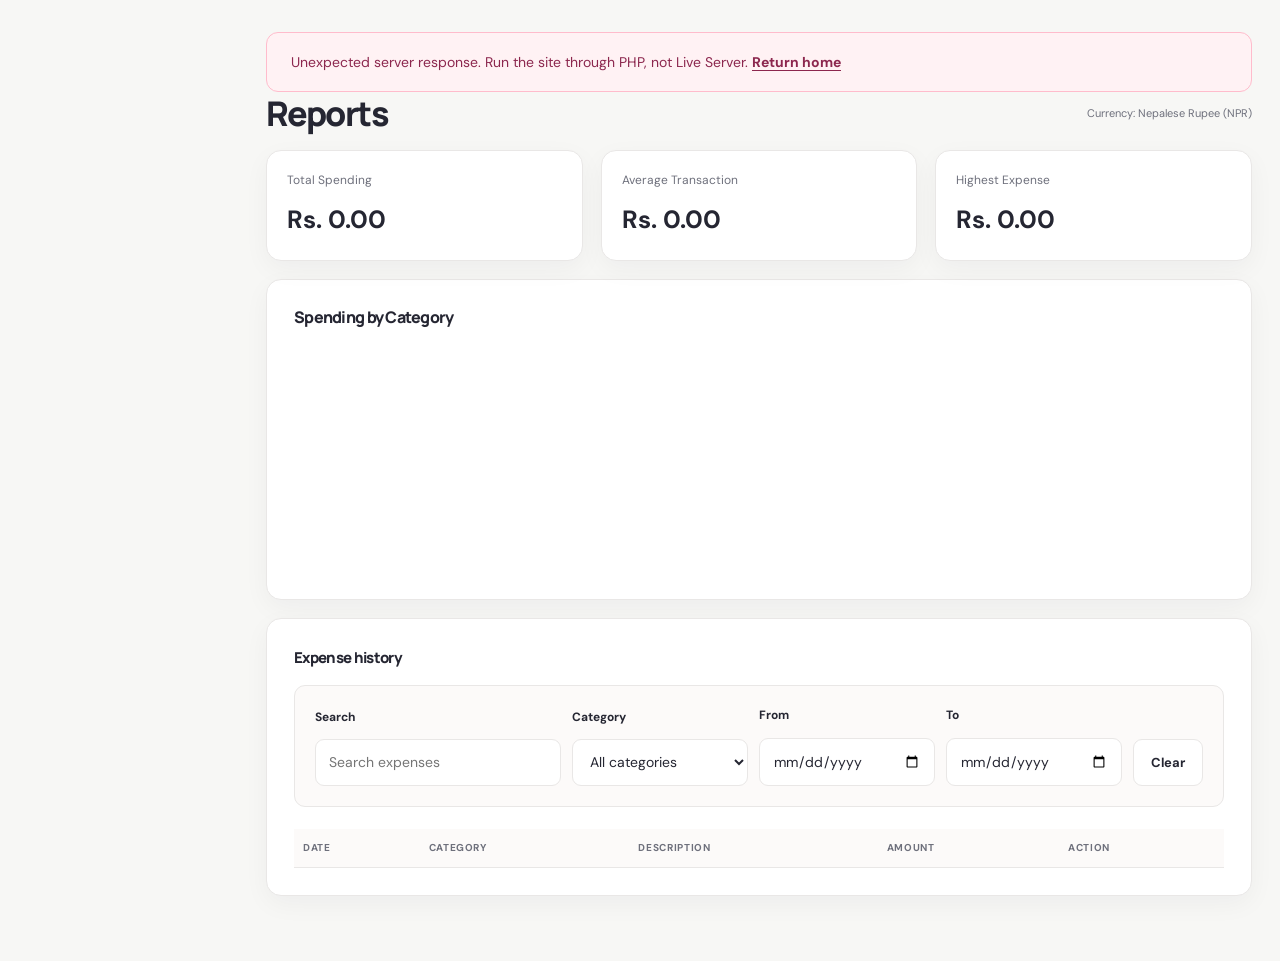
<file: reports.html>
<!doctype html>
<html lang="en">
  <head>
    <meta charset="UTF-8" />
    <meta name="viewport" content="width=device-width, initial-scale=1.0" />
    <title>Reports | Spendly</title>
    <link rel="stylesheet" href="css/style.css" />
    <link rel="stylesheet" href="css/refined.css" />
  </head>
  <body data-page="reports">
    <div class="app-shell">
      <div id="sidebarMount"></div>
      <section class="page-area">
        <div id="topbarMount"></div>
        <main class="page-content">
          <div class="section-header">
            <h1 class="page-heading" style="margin: 0">Reports</h1>
            <span class="muted" style="font-size: 11px"
              >Currency: Nepalese Rupee (NPR)</span
            >
          </div>
          <section class="three-column">
            <article class="card metric">
              <p>Total Spending</p>
              <strong id="reportTotal">Rs. 0.00</strong>
            </article>
            <article class="card metric">
              <p>Average Transaction</p>
              <strong id="reportAverage">Rs. 0.00</strong>
            </article>
            <article class="card metric">
              <p>Highest Expense</p>
              <strong id="reportHighest">Rs. 0.00</strong>
            </article>
          </section>
          <section class="card card-padding" style="margin-top: 18px">
            <h2 class="card-title">Spending by Category</h2>
            <div class="bar-chart" id="reportBars"></div>
          </section>
          <section class="card card-padding" style="margin-top: 18px">
            <div class="section-header"><h2>Expense history</h2></div>
            <div class="report-filters" aria-label="Filter expenses">
              <div class="form-group">
                <label for="reportSearch">Search</label
                ><input
                  id="reportSearch"
                  class="form-control"
                  type="search"
                  placeholder="Search expenses"
                />
              </div>
              <div class="form-group">
                <label for="reportCategory">Category</label
                ><select id="reportCategory" class="form-control">
                  <option value="">All categories</option>
                </select>
              </div>
              <div class="form-group">
                <label for="reportFrom">From</label
                ><input id="reportFrom" class="form-control" type="date" />
              </div>
              <div class="form-group">
                <label for="reportTo">To</label
                ><input id="reportTo" class="form-control" type="date" />
              </div>
              <button
                class="secondary-button"
                type="button"
                id="resetReportFilters"
              >
                Clear
              </button>
            </div>
            <div class="table-wrap">
              <table class="data-table">
                <thead>
                  <tr>
                    <th>Date</th>
                    <th>Category</th>
                    <th>Description</th>
                    <th>Amount</th>
                    <th>Action</th>
                  </tr>
                </thead>
                <tbody id="expenseTable"></tbody>
              </table>
            </div>
          </section>

          <div id="expenseEditModal" class="modal-backdrop">
            <section
              class="modal"
              role="dialog"
              aria-modal="true"
              aria-labelledby="editExpenseTitle"
            >
              <div class="modal-header">
                <h2 id="editExpenseTitle">Edit expense</h2>
                <button
                  class="modal-close"
                  data-close-modal="expenseEditModal"
                  type="button"
                  aria-label="Close"
                >
                  &times;
                </button>
              </div>
              <form id="expenseEditForm">
                <div class="form-group">
                  <label for="expenseEditDate">Date</label
                  ><input
                    class="form-control"
                    id="expenseEditDate"
                    type="date"
                    required
                  />
                </div>
                <div class="form-group">
                  <label for="expenseEditCategory">Category</label
                  ><select
                    class="form-control"
                    id="expenseEditCategory"
                    required
                  ></select>
                </div>
                <div class="form-group">
                  <label for="expenseEditDescription">Description</label
                  ><input
                    class="form-control"
                    id="expenseEditDescription"
                    maxlength="250"
                    required
                  />
                </div>
                <div class="form-group">
                  <label for="expenseEditAmount">Amount (NPR)</label
                  ><input
                    class="form-control"
                    id="expenseEditAmount"
                    type="number"
                    min=".01"
                    max="999999999"
                    step=".01"
                    required
                  />
                </div>
                <div class="modal-actions">
                  <button
                    type="button"
                    class="secondary-button"
                    data-close-modal="expenseEditModal"
                  >
                    Cancel</button
                  ><button type="submit" class="primary-button">
                    Save changes
                  </button>
                </div>
              </form>
            </section>
          </div>
        </main>
      </section>
    </div>
    <div id="toast" class="toast"></div>
    <script src="js/app.js"></script>
    <script src="js/reports.js"></script>
  </body>
</html>
</file>
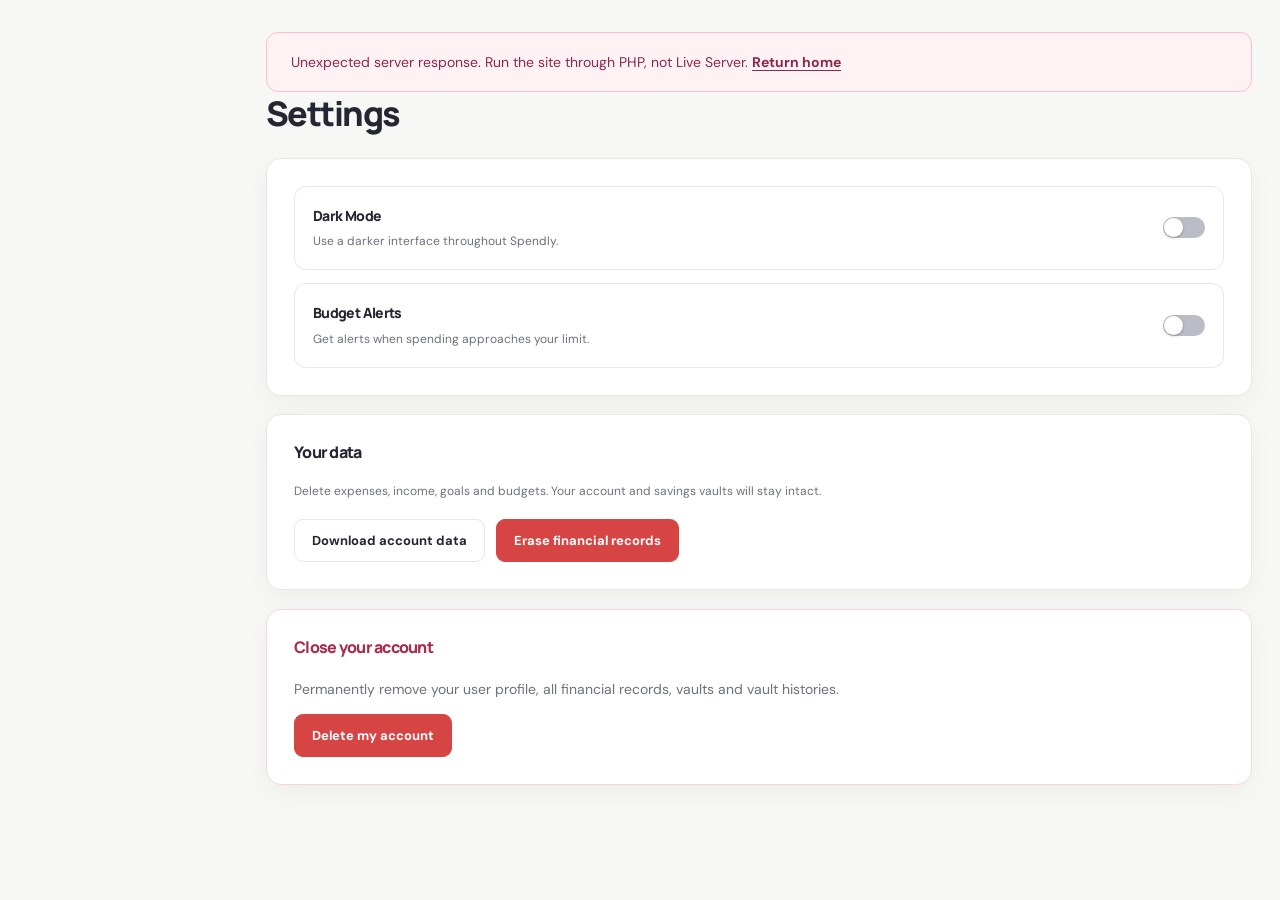
<file: settings.html>
<!doctype html>
<html lang="en">
  <head>
    <meta charset="UTF-8" />
    <meta name="viewport" content="width=device-width, initial-scale=1.0" />
    <title>Setting | Spendly</title>
    <link rel="stylesheet" href="css/style.css" />
    <link rel="stylesheet" href="css/refined.css" />
  </head>
  <body data-page="settings">
    <div class="app-shell">
      <div id="sidebarMount"></div>
      <section class="page-area">
        <div id="topbarMount"></div>
        <main class="page-content">
          <h1 class="page-heading">Settings</h1>
          <section class="card card-padding">
            <div class="settings-list">
              <div class="setting-item">
                <div>
                  <h3>Dark Mode</h3>
                  <p>Use a darker interface throughout Spendly.</p>
                </div>
                <label class="switch"
                  ><input id="darkMode" type="checkbox" /><span></span
                ></label>
              </div>

              <div class="setting-item">
                <div>
                  <h3>Budget Alerts</h3>
                  <p>Get alerts when spending approaches your limit.</p>
                </div>
                <label class="switch"
                  ><input id="budgetAlerts" type="checkbox" /><span></span
                ></label>
              </div>
            </div>
          </section>
          <section class="card card-padding" style="margin-top: 18px">
            <h2 class="card-title">Your data</h2>
            <p class="muted" style="font-size: 12px">
              Delete expenses, income, goals and budgets. Your account and
              savings vaults will stay intact.
            </p>
            <div class="settings-buttons">
              <button type="button" id="exportData" class="secondary-button">
                Download account data</button
              ><button type="button" id="resetData" class="danger-button">
                Erase financial records
              </button>
            </div>
          </section>

          <section class="card card-padding danger-zone">
            <h2 class="card-title">Close your account</h2>
            <p class="muted">
              Permanently remove your user profile, all financial records,
              vaults and vault histories.
            </p>
            <button
              type="button"
              class="danger-button"
              id="deleteAccountButton"
            >
              Delete my account
            </button>
          </section>
        </main>
      </section>
    </div>
    <div id="accountDeleteModal" class="modal-backdrop">
      <section
        class="modal"
        role="dialog"
        aria-modal="true"
        aria-labelledby="deleteAccountTitle"
      >
        <div class="modal-header">
          <h2 id="deleteAccountTitle">Permanently delete account</h2>
          <button
            class="modal-close"
            type="button"
            data-close-modal="accountDeleteModal"
            aria-label="Close"
          >
            &times;
          </button>
        </div>
        <p class="muted">
          This cannot be undone. Download a copy of your records first if
          necessary.
        </p>
        <form id="deleteAccountForm">
          <div class="form-group">
            <label for="deletePassword">Current password</label
            ><input
              id="deletePassword"
              type="password"
              class="form-control"
              autocomplete="current-password"
              required
            />
          </div>
          <div class="form-group">
            <label for="deleteConfirm">Type DELETE to confirm</label
            ><input
              id="deleteConfirm"
              class="form-control"
              pattern="DELETE"
              autocomplete="off"
              required
            />
          </div>
          <div class="modal-actions">
            <button
              type="button"
              class="secondary-button"
              data-close-modal="accountDeleteModal"
            >
              Cancel</button
            ><button type="submit" class="danger-button">
              Delete permanently
            </button>
          </div>
        </form>
      </section>
    </div>
    <div id="toast" class="toast" role="status"></div>
    <script src="js/app.js"></script>
    <script src="js/settings.js"></script>
  </body>
</html>
</file>
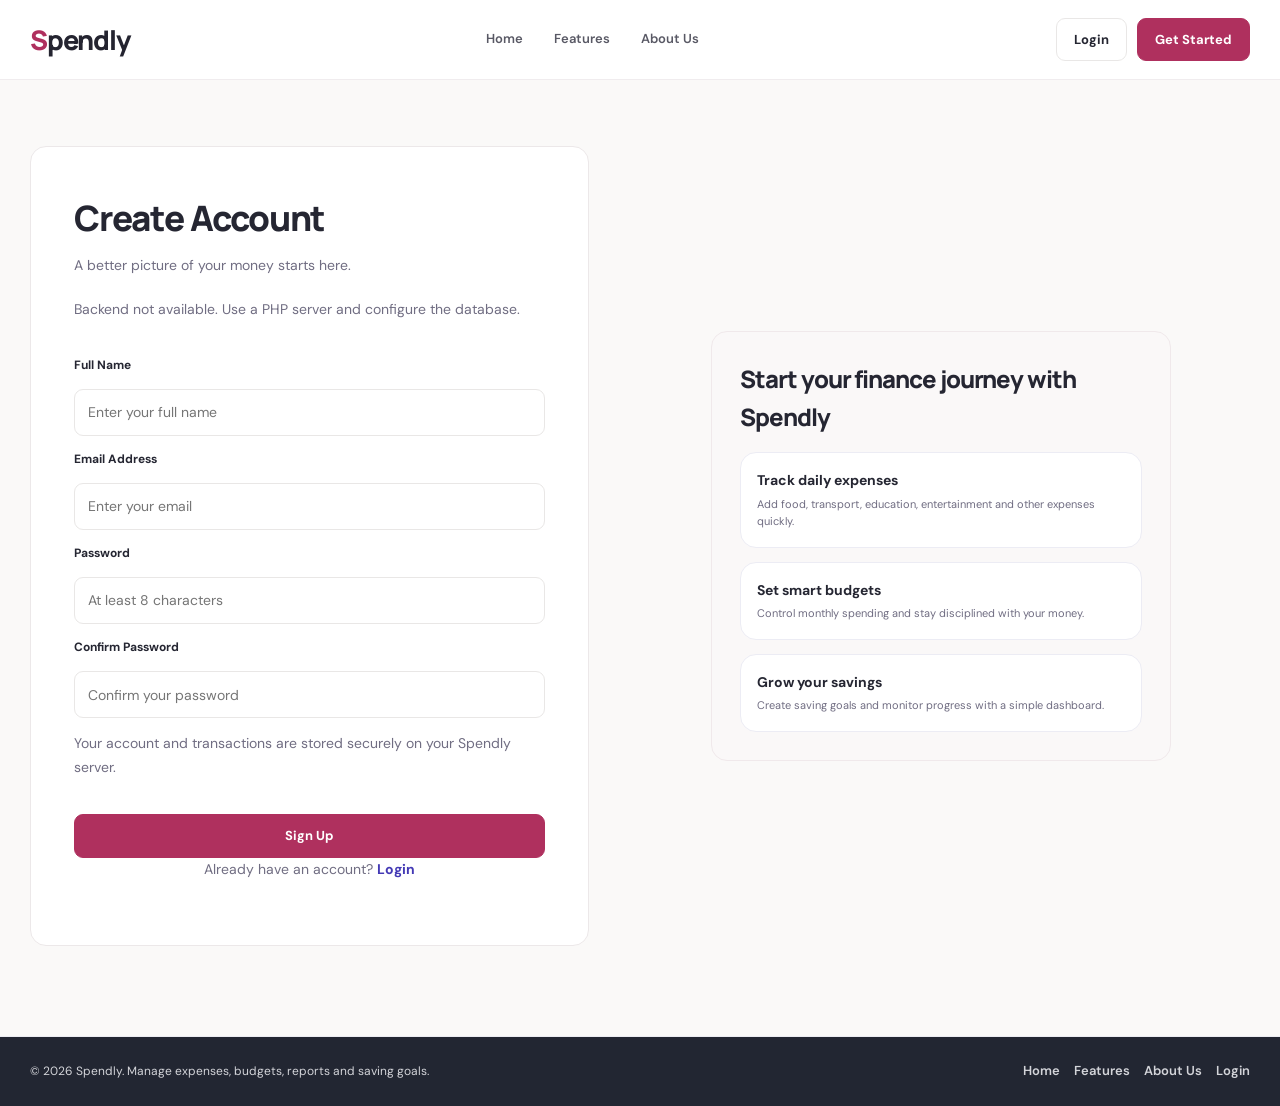
<file: signup.html>
<!doctype html>
<html lang="en">
  <head>
    <meta charset="UTF-8" />
    <meta name="viewport" content="width=device-width, initial-scale=1.0" />
    <title>Sign Up | Spendly</title>
    <link rel="stylesheet" href="css/style.css" />
    <link rel="stylesheet" href="css/refined.css" />
  </head>
  <body class="public-body">
    <header class="public-header">
      <nav class="public-nav">
        <a class="public-brand" href="index.html">Spendly</a>
        <div class="public-nav-links">
          <a href="index.html">Home</a>
          <a href="features.html">Features</a>
          <a href="about.html">About Us</a>
        </div>
        <div class="public-nav-actions">
          <a class="public-login-btn" href="login.html">Login</a>
          <a class="public-primary-btn" href="signup.html">Get Started</a>
        </div>
      </nav>
    </header>

    <main class="public-main">
      <section class="signup-section">
        <div class="public-container signup-grid">
          <div class="signup-card">
            <h1>Create Account</h1>
            <p>A better picture of your money starts here.</p>

            <form class="signup-form">
              <div class="form-group">
                <label for="fullName">Full Name</label>
                <input
                  id="fullName"
                  class="form-control"
                  type="text"
                  placeholder="Enter your full name"
                  required
                />
              </div>
              <div class="form-group">
                <label for="signupEmail">Email Address</label>
                <input
                  id="signupEmail"
                  class="form-control"
                  type="email"
                  placeholder="Enter your email"
                  required
                />
              </div>
              <div class="form-group">
                <label for="signupPassword">Password</label>
                <input
                  id="signupPassword"
                  class="form-control"
                  type="password"
                  minlength="8"
                  autocomplete="new-password"
                  placeholder="At least 8 characters"
                  required
                />
              </div>
              <div class="form-group">
                <label for="confirmPassword">Confirm Password</label>
                <input
                  id="confirmPassword"
                  class="form-control"
                  type="password"
                  minlength="8"
                  autocomplete="new-password"
                  placeholder="Confirm your password"
                  required
                />
              </div>

              <p class="form-help">
                Your account and transactions are stored securely on your
                Spendly server.
              </p>

              <button
                class="public-primary-btn"
                style="width: 100%; min-height: 44px"
                type="submit"
              >
                Sign Up
              </button>
            </form>

            <p class="signup-bottom">
              Already have an account? <a href="login.html">Login</a>
            </p>
          </div>

          <div class="signup-visual">
            <div class="signup-visual-card">
              <h3>Start your finance journey with Spendly</h3>
              <div class="visual-stack">
                <div class="stack-card">
                  <strong>Track daily expenses</strong>
                  <p>
                    Add food, transport, education, entertainment and other
                    expenses quickly.
                  </p>
                </div>
                <div class="stack-card">
                  <strong>Set smart budgets</strong>
                  <p>
                    Control monthly spending and stay disciplined with your
                    money.
                  </p>
                </div>
                <div class="stack-card">
                  <strong>Grow your savings</strong>
                  <p>
                    Create saving goals and monitor progress with a simple
                    dashboard.
                  </p>
                </div>
              </div>
            </div>
          </div>
        </div>
      </section>
    </main>

    <footer class="public-footer">
      <div class="public-container">
        <p>
          © 2026 Spendly. Manage expenses, budgets, reports and saving goals.
        </p>
        <div class="public-nav-links" style="gap: 14px">
          <a href="index.html">Home</a>
          <a href="features.html">Features</a>
          <a href="about.html">About Us</a>

          <a href="login.html">Login</a>
        </div>
      </div>
    </footer>
    <script src="js/signup.js"></script>
  </body>
</html>
</file>
<file: css/style.css>
:root {
  --primary: #392e9f;
  --primary-dark: #292279;
  --primary-light: #edeaff;
  --accent: #5a4bc7;
  --background: #f7f7fb;
  --surface: #ffffff;
  --surface-soft: #fafafe;
  --text: #151515;
  --muted: #686876;
  --border: #e4e3eb;
  --danger: #d74444;
  --success: #16856b;
  --warning: #e58936;
  --blue: #416b8c;
  --orange: #ca4f00;
  --pink: #8d294d;
  --shadow: 0 7px 24px rgba(35, 30, 90, 0.08);
  --sidebar-width: 184px;
  --radius: 12px;
}

* {
  box-sizing: border-box;
}

html {
  min-height: 100%;
}

body {
  min-height: 100vh;
  margin: 0;
  color: var(--text);
  background: var(--background);
  font-family: Arial, Helvetica, sans-serif;
}

body.dark-mode {
  --background: #111322;
  --surface: #191c2f;
  --surface-soft: #20243a;
  --text: #f6f6fb;
  --muted: #aaaabd;
  --border: #313650;
  --shadow: 0 7px 24px rgba(0, 0, 0, 0.25);
}

button,
input,
select,
textarea {
  font: inherit;
}

button {
  cursor: pointer;
}

a {
  color: inherit;
  text-decoration: none;
}

.hidden {
  display: none !important;
}

/* Login */
.login-page {
  min-height: 100vh;
  background: #191919;
  padding: 18px 20px;
}

.login-label {
  max-width: 1030px;
  margin: 0 auto 6px;
  color: #868686;
  font-size: 13px;
}

.login-shell {
  width: min(1030px, 100%);
  min-height: 700px;
  margin: 0 auto;
  display: grid;
  grid-template-columns: 1.15fr 0.85fr;
  overflow: hidden;
  background: #fff3f3;
  box-shadow: 0 15px 50px rgba(0, 0, 0, 0.25);
}

.login-panel,
.phone-panel {
  padding: 56px 72px;
  background:
    repeating-linear-gradient(
      90deg,
      transparent 0,
      transparent 69px,
      rgba(255, 255, 255, 0.85) 70px,
      rgba(255, 255, 255, 0.85) 82px
    ),
    #fde4e4;
}

.login-panel {
  display: flex;
  flex-direction: column;
  justify-content: center;
}

.login-brand {
  margin: 0 0 36px;
  font-size: 29px;
  font-weight: 800;
}

.login-panel h1 {
  margin: 0;
  font-size: 41px;
  letter-spacing: -1.2px;
}

.login-subtitle {
  margin: 2px 0 44px;
  font-size: 16px;
}

.field {
  display: flex;
  flex-direction: column;
  gap: 8px;
  margin-bottom: 25px;
}

.field label {
  font-size: 14px;
  font-weight: 700;
}

.input-wrap {
  position: relative;
}

.input-icon {
  position: absolute;
  top: 50%;
  left: 12px;
  width: 16px;
  height: 16px;
  transform: translateY(-50%);
  color: #5c5c65;
}

.input-wrap input,
.input-wrap select,
.input-wrap textarea {
  width: 100%;
  border: 1px solid transparent;
  background: rgba(175, 161, 161, 0.35);
  color: #171717;
  outline: none;
}

.input-wrap input,
.input-wrap select {
  height: 43px;
  padding: 0 42px;
}

.input-wrap textarea {
  min-height: 92px;
  padding: 13px 16px;
  resize: vertical;
}

.password-toggle {
  position: absolute;
  right: 10px;
  top: 50%;
  transform: translateY(-50%);
  border: 0;
  background: transparent;
  color: #555;
}

.forgot-row {
  display: flex;
  justify-content: flex-end;
  margin-top: -14px;
  margin-bottom: 25px;
  font-size: 13px;
}

.primary-button,
.secondary-button,
.danger-button {
  min-height: 40px;
  border-radius: 5px;
  padding: 0 17px;
  font-weight: 700;
}

.primary-button {
  border: 1px solid var(--primary);
  background: var(--primary);
  color: #fff;
}

.primary-button:hover {
  background: var(--primary-dark);
}

.secondary-button {
  border: 1px solid var(--border);
  background: var(--surface);
  color: var(--text);
}

.danger-button {
  border: 1px solid var(--danger);
  background: var(--danger);
  color: #fff;
}

.full-button {
  width: 100%;
}

.or-divider {
  display: grid;
  grid-template-columns: 1fr auto 1fr;
  gap: 13px;
  align-items: center;
  margin: 26px 0;
  font-size: 13px;
}

.or-divider::before,
.or-divider::after {
  content: "";
  height: 1px;
  background: #333;
}

.social-row {
  display: grid;
  grid-template-columns: 1fr 1fr;
  gap: 36px;
}

.social-button {
  height: 54px;
  border: 0;
  background: rgba(182, 163, 163, 0.36);
  display: flex;
  align-items: center;
  justify-content: center;
  gap: 8px;
  font-size: 16px;
}

.signup-line {
  margin: 38px 0 0;
  text-align: center;
  font-size: 13px;
}

.signup-line button {
  border: 0;
  padding: 0;
  background: transparent;
  color: #4a42ac;
}

.phone-panel {
  display: grid;
  place-items: center;
}

.phone {
  width: 278px;
  min-height: 558px;
  padding: 17px 13px 20px;
  border: 5px solid #d89d91;
  border-radius: 26px;
  background: #fbb4a6;
  box-shadow: 0 24px 40px rgba(111, 55, 45, 0.18);
}

.phone-status {
  display: flex;
  justify-content: space-between;
  font-size: 8px;
  font-weight: 700;
  margin-bottom: 22px;
}

.phone-header {
  display: flex;
  align-items: center;
  justify-content: space-between;
  font-weight: 700;
  margin-bottom: 17px;
}

.phone-card {
  border: 1px solid rgba(111, 46, 40, 0.15);
  border-radius: 15px;
  padding: 22px 14px;
  min-height: 250px;
  display: grid;
  place-items: center;
  background: rgba(255, 185, 172, 0.45);
}

.phone-donut {
  width: 152px;
  height: 152px;
  border-radius: 50%;
  background: conic-gradient(
    #2f5875 0 26%,
    #c74800 26% 55%,
    #8e284c 55% 76%,
    #4b118f 76% 100%
  );
  position: relative;
}

.phone-donut::after {
  content: "";
  position: absolute;
  inset: 32px;
  border-radius: 50%;
  background: #fbb4a6;
}

.phone-list {
  display: grid;
  gap: 20px;
  margin-top: 26px;
  font-size: 14px;
}

.phone-list div {
  display: grid;
  grid-template-columns: 13px 1fr auto;
  gap: 11px;
  align-items: center;
}

.dot {
  width: 12px;
  height: 12px;
  border-radius: 50%;
}

/* Main application */
.app-shell {
  min-height: 100vh;
}

.sidebar {
  position: fixed;
  inset: 0 auto 0 0;
  z-index: 40;
  width: var(--sidebar-width);
  padding: 28px 14px 20px;
  overflow-y: auto;
  color: #fff;
  background: linear-gradient(180deg, #392e9f, #30278e);
}

.sidebar-brand {
  display: block;
  margin: 4px 0 24px 43px;
  font-size: 17px;
  font-weight: 800;
}

.sidebar-nav {
  display: flex;
  flex-direction: column;
  gap: 6px;
}

.sidebar-link,
.logout-link {
  width: 100%;
  min-height: 40px;
  display: grid;
  grid-template-columns: 29px 1fr;
  align-items: center;
  border: 0;
  border-radius: 6px;
  padding: 7px 6px 7px 0;
  color: #fff;
  background: transparent;
  text-align: left;
  font-size: 13px;
  font-weight: 700;
}

.sidebar-link:hover,
.sidebar-link.active,
.logout-link:hover {
  background: rgba(255, 255, 255, 0.12);
}

.sidebar-icon {
  width: 19px;
  height: 19px;
  display: grid;
  place-items: center;
}

.sidebar-icon svg {
  width: 18px;
  height: 18px;
  fill: none;
  stroke: currentColor;
  stroke-linecap: round;
  stroke-linejoin: round;
  stroke-width: 1.7;
}

.page-area {
  min-height: 100vh;
  margin-left: var(--sidebar-width);
}

.topbar {
  height: 57px;
  display: flex;
  align-items: center;
  justify-content: space-between;
  position: sticky;
  top: 0;
  z-index: 30;
  padding: 0 19px;
  border-bottom: 1px solid var(--border);
  background: var(--surface);
}

.greeting {
  font-size: 12px;
  line-height: 1.3;
}

.greeting strong {
  display: block;
  font-size: 13px;
}

.topbar-actions {
  display: flex;
  align-items: center;
  gap: 8px;
}

.icon-button {
  width: 32px;
  height: 32px;
  border: 0;
  border-radius: 50%;
  display: grid;
  place-items: center;
  background: transparent;
  color: var(--text);
}

.icon-button:hover {
  background: var(--surface-soft);
}

.icon-button svg,
.menu-button svg {
  width: 17px;
  height: 17px;
  fill: none;
  stroke: currentColor;
  stroke-linecap: round;
  stroke-linejoin: round;
  stroke-width: 1.8;
}

.menu-button {
  display: none;
  width: 36px;
  height: 36px;
  border: 0;
  background: transparent;
  color: var(--text);
}

.top-user {
  position: relative;
}

.top-user-button {
  border: 0;
  display: flex;
  align-items: center;
  gap: 7px;
  padding: 3px;
  background: transparent;
  color: var(--text);
  font-size: 9px;
  font-weight: 700;
}

.top-user-button img {
  width: 25px;
  height: 25px;
  border-radius: 50%;
  object-fit: cover;
}

.user-dropdown {
  display: none;
  width: 145px;
  position: absolute;
  top: 39px;
  right: 0;
  padding: 5px;
  border: 1px solid var(--border);
  border-radius: 8px;
  background: var(--surface);
  box-shadow: var(--shadow);
}

.user-dropdown.open {
  display: block;
}

.user-dropdown a,
.user-dropdown button {
  width: 100%;
  display: block;
  border: 0;
  border-radius: 5px;
  padding: 9px;
  background: transparent;
  color: var(--text);
  text-align: left;
  font-size: 12px;
}

.user-dropdown a:hover,
.user-dropdown button:hover {
  background: var(--surface-soft);
}

.page-content {
  max-width: 1180px;
  margin: 0 auto;
  padding: 17px 20px 42px;
}

.page-heading {
  margin: 0 0 20px;
  font-size: 20px;
}

.card {
  border: 1px solid var(--border);
  border-radius: var(--radius);
  background: var(--surface);
  box-shadow: var(--shadow);
}

.card-padding {
  padding: 20px;
}

.card-title {
  margin: 0 0 15px;
  font-size: 15px;
}

.muted {
  color: var(--muted);
}

.stats-grid {
  display: grid;
  grid-template-columns: repeat(4, minmax(0, 1fr));
  gap: 14px;
  margin-bottom: 17px;
}

.stat-card {
  min-height: 72px;
  padding: 13px 16px;
}

.stat-card p {
  margin: 0 0 8px;
  color: #24242a;
  font-size: 10px;
  font-weight: 700;
}

.dark-mode .stat-card p {
  color: var(--text);
}

.stat-card strong {
  font-size: 15px;
}

.dashboard-grid {
  display: grid;
  grid-template-columns: 1.18fr 0.82fr;
  gap: 17px;
}

.chart-card {
  min-height: 270px;
}

.chart-wrap {
  height: 210px;
}

.line-chart {
  width: 100%;
  height: 100%;
}

.line-chart text {
  fill: var(--muted);
  font-size: 8px;
}

.line-chart .grid-line {
  stroke: var(--border);
  stroke-width: 1;
}

.line-chart .expense-line {
  fill: none;
  stroke: #6c63d8;
  stroke-width: 3;
  stroke-linecap: round;
  stroke-linejoin: round;
}

.line-chart .point {
  fill: #fff;
  stroke: #6c63d8;
  stroke-width: 2;
}

.category-layout {
  display: grid;
  grid-template-columns: 145px 1fr;
  align-items: center;
  gap: 18px;
}

.category-donut {
  width: 130px;
  height: 130px;
  position: relative;
  margin: auto;
  border-radius: 50%;
  background: conic-gradient(
    var(--orange) 0 22%,
    var(--blue) 22% 45%,
    var(--pink) 45% 62%,
    #4b178e 62% 79%,
    #db9837 79% 91%,
    #d34747 91% 100%
  );
}

.category-donut::after {
  content: "";
  position: absolute;
  inset: 32px;
  border-radius: 50%;
  background: var(--surface);
}

.legend-list {
  display: grid;
  gap: 8px;
  font-size: 10px;
}

.legend-row {
  display: grid;
  grid-template-columns: 10px 1fr auto;
  gap: 8px;
  align-items: center;
}

.small-dot {
  width: 8px;
  height: 8px;
  border-radius: 50%;
}

.bottom-grid {
  display: grid;
  grid-template-columns: 1.18fr 0.82fr;
  gap: 17px;
  margin-top: 17px;
}

.transaction-list {
  display: grid;
  gap: 13px;
}

.transaction {
  display: grid;
  grid-template-columns: 31px 1fr auto;
  gap: 10px;
  align-items: center;
}

.transaction-icon {
  width: 30px;
  height: 30px;
  display: grid;
  place-items: center;
  border-radius: 50%;
  color: #fff;
  font-size: 12px;
}

.transaction h4 {
  margin: 0 0 3px;
  font-size: 11px;
}

.transaction p {
  margin: 0;
  color: var(--muted);
  font-size: 9px;
}

.transaction strong {
  font-size: 10px;
}

.progress-block {
  margin-bottom: 21px;
}

.progress-label {
  display: flex;
  justify-content: space-between;
  margin-bottom: 8px;
  font-size: 10px;
}

.progress-track {
  height: 6px;
  overflow: hidden;
  border-radius: 99px;
  background: #dddce7;
}

.progress-fill {
  height: 100%;
  border-radius: inherit;
  background: var(--primary);
}

.budget-values {
  display: grid;
  grid-template-columns: repeat(3, 1fr);
  gap: 8px;
  text-align: center;
}

.budget-values span {
  display: block;
  color: var(--muted);
  font-size: 8px;
}

.budget-values strong {
  font-size: 11px;
}

/* Forms */
.form-card {
  width: min(580px, 100%);
  margin: 29px auto;
}

.form-card-header {
  padding: 17px;
  border-bottom: 1px solid var(--border);
  text-align: center;
}

.form-card-header h1 {
  margin: 0;
  font-size: 18px;
}

.form-body {
  padding: 24px 40px 31px;
}

.form-group {
  display: flex;
  flex-direction: column;
  gap: 7px;
  margin-bottom: 17px;
}

.form-group label {
  font-size: 11px;
  font-weight: 700;
}

.form-control {
  width: 100%;
  min-height: 37px;
  border: 1px solid #c8c6cf;
  border-radius: 4px;
  padding: 8px 11px;
  color: var(--text);
  background: var(--surface);
  outline: none;
}

.form-control:focus {
  border-color: var(--primary);
  box-shadow: 0 0 0 3px rgba(57, 46, 159, 0.11);
}

textarea.form-control {
  min-height: 70px;
  resize: vertical;
}

/* Generic page layouts */
.two-column {
  display: grid;
  grid-template-columns: 1fr 1fr;
  gap: 18px;
}

.three-column {
  display: grid;
  grid-template-columns: repeat(3, 1fr);
  gap: 18px;
}

.section-header {
  display: flex;
  align-items: center;
  justify-content: space-between;
  gap: 14px;
  margin-bottom: 15px;
}

.section-header h2 {
  margin: 0;
  font-size: 15px;
}

.data-table {
  width: 100%;
  border-collapse: collapse;
  font-size: 12px;
}

.data-table th,
.data-table td {
  padding: 11px 9px;
  border-bottom: 1px solid var(--border);
  text-align: left;
}

.data-table th {
  color: var(--muted);
  font-size: 10px;
  text-transform: uppercase;
  letter-spacing: 0.4px;
}

.table-action {
  border: 0;
  border-radius: 5px;
  padding: 5px 8px;
  background: var(--primary-light);
  color: var(--primary);
  font-size: 10px;
}

.metric {
  padding: 20px;
}

.metric p {
  margin: 0 0 10px;
  color: var(--muted);
  font-size: 12px;
}

.metric strong {
  font-size: 25px;
}

.bar-chart {
  height: 225px;
  display: flex;
  align-items: end;
  gap: 18px;
  padding-top: 25px;
}

.bar-item {
  flex: 1;
  min-width: 34px;
  height: 100%;
  display: flex;
  flex-direction: column;
  justify-content: end;
  align-items: center;
  gap: 7px;
}

.bar {
  width: min(40px, 80%);
  border-radius: 7px 7px 0 0;
  background: var(--primary);
}

.bar-item span {
  color: var(--muted);
  font-size: 10px;
}

.goal-list,
.category-manager,
.settings-list {
  display: grid;
  gap: 13px;
}

.goal-card,
.category-item,
.setting-item {
  display: flex;
  align-items: center;
  justify-content: space-between;
  gap: 15px;
  padding: 15px;
  border: 1px solid var(--border);
  border-radius: 9px;
  background: var(--surface-soft);
}

.goal-main {
  flex: 1;
}

.goal-main h3,
.category-item h3,
.setting-item h3 {
  margin: 0 0 5px;
  font-size: 13px;
}

.goal-main p,
.category-item p,
.setting-item p {
  margin: 0;
  color: var(--muted);
  font-size: 10px;
}

.goal-progress {
  width: 100%;
  height: 6px;
  margin-top: 10px;
  overflow: hidden;
  border-radius: 99px;
  background: #dedee8;
}

.goal-progress span {
  display: block;
  height: 100%;
  border-radius: inherit;
  background: var(--primary);
}

.category-symbol {
  width: 35px;
  height: 35px;
  display: grid;
  place-items: center;
  flex: none;
  border-radius: 50%;
  color: #fff;
  font-weight: 700;
}

.category-copy {
  flex: 1;
}

.switch {
  width: 42px;
  height: 21px;
  position: relative;
  display: inline-block;
  flex: none;
}

.switch input {
  position: absolute;
  opacity: 0;
}

.switch span {
  position: absolute;
  inset: 0;
  border-radius: 99px;
  background: #bcbcc6;
  transition: 0.2s;
}

.switch span::after {
  content: "";
  width: 19px;
  height: 19px;
  position: absolute;
  top: 1px;
  left: 1px;
  border-radius: 50%;
  background: #fff;
  box-shadow: 0 1px 3px rgba(0, 0, 0, 0.25);
  transition: 0.2s;
}

.switch input:checked + span {
  background: var(--primary);
}

.switch input:checked + span::after {
  transform: translateX(21px);
}

/* Profile */
.profile-section {
  display: grid;
  grid-template-columns: 230px minmax(290px, 1fr);
  gap: 45px;
  align-items: start;
}

.profile-card {
  text-align: center;
}

.avatar-wrap {
  width: 128px;
  height: 128px;
  margin: 0 auto 12px;
  position: relative;
}

.profile-avatar {
  width: 128px;
  height: 128px;
  display: block;
  object-fit: cover;
  border: 1px solid #bcbcbc;
  border-radius: 50%;
}

.camera-button {
  width: 30px;
  height: 30px;
  position: absolute;
  right: 0;
  bottom: 8px;
  display: grid;
  place-items: center;
  border: 3px solid var(--surface);
  border-radius: 50%;
  background: var(--primary);
  color: #fff;
}

.camera-button svg {
  width: 15px;
  height: 15px;
  fill: none;
  stroke: currentColor;
  stroke-width: 1.8;
}

.profile-card h2 {
  margin: 0 0 3px;
  font-size: 13px;
}

.profile-card p {
  margin: 0 0 10px;
  color: var(--muted);
  font-size: 9px;
}

.personal-info h2 {
  margin: 0 0 20px;
  font-size: 13px;
}

.personal-info dl {
  display: grid;
  gap: 13px;
  margin: 0;
}

.personal-info dl div {
  display: grid;
  grid-template-columns: 95px 1fr;
}

.personal-info dt,
.personal-info dd {
  margin: 0;
  font-size: 11px;
}

.personal-info dt {
  font-weight: 700;
}

.security-section {
  width: min(440px, 100%);
  margin-top: 32px;
}

.security-section > h2 {
  margin: 0 0 15px;
  font-size: 16px;
}

.security-row {
  min-height: 55px;
  display: grid;
  grid-template-columns: 27px 1fr auto;
  gap: 10px;
  align-items: center;
  margin-bottom: 18px;
  padding: 10px;
  border: 1px solid var(--border);
  border-radius: 7px;
  background: var(--surface);
  box-shadow: var(--shadow);
}

.security-row h3 {
  margin: 0 0 4px;
  font-size: 12px;
}

.security-row p {
  margin: 0;
  color: var(--muted);
  font-size: 9px;
}

.security-icon {
  width: 20px;
  height: 20px;
  color: var(--primary);
}

.security-icon svg {
  width: 100%;
  height: 100%;
  fill: none;
  stroke: currentColor;
  stroke-width: 1.7;
}

/* Modal and toast */
.modal-backdrop {
  position: fixed;
  inset: 0;
  z-index: 100;
  display: none;
  align-items: center;
  justify-content: center;
  padding: 20px;
  background: rgba(10, 10, 20, 0.48);
}

.modal-backdrop.open {
  display: flex;
}

.modal {
  width: min(510px, 100%);
  max-height: calc(100vh - 40px);
  overflow-y: auto;
  padding: 22px;
  border-radius: 12px;
  background: var(--surface);
  box-shadow: 0 20px 60px rgba(0, 0, 0, 0.25);
}

.modal-header {
  display: flex;
  align-items: center;
  justify-content: space-between;
  margin-bottom: 18px;
}

.modal-header h2 {
  margin: 0;
  font-size: 18px;
}

.modal-close {
  width: 30px;
  height: 30px;
  border: 0;
  background: transparent;
  color: var(--text);
  font-size: 24px;
}

.modal-actions {
  display: flex;
  justify-content: flex-end;
  gap: 9px;
  margin-top: 18px;
}

.toast {
  position: fixed;
  z-index: 200;
  bottom: 25px;
  left: 50%;
  padding: 11px 15px;
  border-radius: 7px;
  background: #181818;
  color: #fff;
  transform: translate(-50%, 20px);
  opacity: 0;
  pointer-events: none;
  font-size: 12px;
  transition: 0.25s;
}

.toast.show {
  transform: translate(-50%, 0);
  opacity: 1;
}

.empty-state {
  padding: 30px;
  color: var(--muted);
  text-align: center;
  font-size: 12px;
}

@media (max-width: 900px) {
  .stats-grid {
    grid-template-columns: repeat(2, minmax(0, 1fr));
  }

  .dashboard-grid,
  .bottom-grid,
  .two-column,
  .three-column {
    grid-template-columns: 1fr;
  }

  .login-shell {
    grid-template-columns: 1fr;
  }

  .phone-panel {
    display: none;
  }

  .login-panel {
    min-height: calc(100vh - 48px);
  }
}

@media (max-width: 720px) {
  :root {
    --sidebar-width: 184px;
  }

  .sidebar {
    transform: translateX(-100%);
    transition: 0.25s;
    box-shadow: 10px 0 30px rgba(0, 0, 0, 0.2);
  }

  .sidebar.open {
    transform: translateX(0);
  }

  .page-area {
    margin-left: 0;
  }

  .menu-button {
    display: block;
  }

  .page-content {
    padding: 17px 15px 35px;
  }

  .profile-section {
    grid-template-columns: 1fr;
  }

  .profile-card {
    text-align: left;
    display: grid;
    grid-template-columns: 128px 1fr;
    column-gap: 18px;
    align-items: center;
  }

  .avatar-wrap {
    grid-row: 1 / 4;
    margin: 0;
  }

  .category-layout {
    grid-template-columns: 1fr;
  }
}

@media (max-width: 540px) {
  .login-page {
    padding: 0;
  }

  .login-label {
    display: none;
  }

  .login-panel {
    padding: 38px 24px;
  }

  .login-panel h1 {
    font-size: 32px;
  }

  .social-row,
  .stats-grid {
    grid-template-columns: 1fr;
  }

  .topbar {
    padding-inline: 10px;
  }

  .greeting {
    display: none;
  }

  .form-body {
    padding: 22px 18px 28px;
  }

  .profile-card {
    display: block;
    text-align: center;
  }

  .avatar-wrap {
    margin: 0 auto 12px;
  }

  .personal-info dl div {
    grid-template-columns: 105px 1fr;
  }

  .data-table {
    min-width: 600px;
  }

  .table-wrap {
    overflow-x: auto;
  }
}

/* =========================================================
   Modern Spendly login page
   ========================================================= */
.modern-login-body {
  min-height: 100vh;
  overflow-x: hidden;
  background:
    radial-gradient(
      circle at 10% 10%,
      rgba(108, 99, 216, 0.12),
      transparent 30%
    ),
    radial-gradient(
      circle at 88% 85%,
      rgba(255, 144, 96, 0.13),
      transparent 30%
    ),
    #f4f5fb;
}

.modern-login-page {
  min-height: 100vh;
  display: grid;
  place-items: center;
  padding: 34px;
}

.modern-login-card {
  width: min(1120px, 100%);
  min-height: 690px;
  display: grid;
  grid-template-columns: minmax(430px, 0.92fr) minmax(470px, 1.08fr);
  overflow: hidden;
  border: 1px solid rgba(57, 46, 159, 0.08);
  border-radius: 26px;
  background: #ffffff;
  box-shadow: 0 28px 80px rgba(42, 36, 99, 0.16);
}

.modern-login-form-panel {
  padding: 48px 62px 38px;
  display: flex;
  flex-direction: column;
  justify-content: center;
  background: #ffffff;
}

.modern-login-brand {
  width: max-content;
  display: inline-flex;
  align-items: center;
  gap: 11px;
  margin-bottom: 48px;
  color: #2e2785;
  font-size: 23px;
  font-weight: 800;
  letter-spacing: -0.5px;
}

.modern-brand-icon {
  width: 39px;
  height: 39px;
  display: grid;
  place-items: center;
  border-radius: 12px;
  color: #ffffff;
  background: linear-gradient(135deg, #4f46bd, #30267f);
  box-shadow: 0 10px 20px rgba(57, 46, 159, 0.24);
}

.modern-brand-icon svg {
  width: 22px;
  height: 22px;
  fill: none;
  stroke: currentColor;
  stroke-linecap: round;
  stroke-linejoin: round;
  stroke-width: 2;
}

.modern-login-heading {
  margin-bottom: 31px;
}

.modern-eyebrow {
  display: inline-flex;
  margin-bottom: 10px;
  color: #5a50ba;
  font-size: 11px;
  font-weight: 800;
  letter-spacing: 1.3px;
  text-transform: uppercase;
}

.modern-login-heading h1 {
  margin: 0 0 11px;
  color: #17152c;
  font-size: clamp(34px, 4vw, 44px);
  line-height: 1.04;
  letter-spacing: -1.5px;
}

.modern-login-heading p {
  max-width: 450px;
  margin: 0;
  color: #77758a;
  font-size: 14px;
  line-height: 1.7;
}

.modern-login-form {
  display: grid;
  gap: 20px;
}

.modern-form-field {
  display: grid;
  gap: 8px;
}

.modern-form-field > label,
.modern-label-row label {
  color: #242137;
  font-size: 12px;
  font-weight: 750;
}

.modern-label-row {
  display: flex;
  align-items: center;
  justify-content: space-between;
  gap: 12px;
}

.modern-label-row a {
  color: #5147b1;
  font-size: 11px;
  font-weight: 700;
}

.modern-input {
  height: 50px;
  position: relative;
  display: flex;
  align-items: center;
  border: 1px solid #e2e2ec;
  border-radius: 11px;
  background: #fafafe;
  transition: 0.2s ease;
}

.modern-input:focus-within {
  border-color: #5a50ba;
  background: #ffffff;
  box-shadow: 0 0 0 4px rgba(90, 80, 186, 0.11);
}

.modern-input > svg {
  width: 18px;
  height: 18px;
  position: absolute;
  left: 15px;
  fill: none;
  stroke: #8c8a9d;
  stroke-linecap: round;
  stroke-linejoin: round;
  stroke-width: 1.7;
}

.modern-input input {
  width: 100%;
  height: 100%;
  border: 0;
  outline: none;
  padding: 0 48px 0 45px;
  border-radius: inherit;
  color: #201e31;
  background: transparent;
  font-size: 13px;
}

.modern-input input::placeholder {
  color: #a3a1ad;
}

.modern-password-toggle {
  width: 40px;
  height: 40px;
  position: absolute;
  right: 4px;
  display: grid;
  place-items: center;
  border: 0;
  border-radius: 8px;
  color: #747187;
  background: transparent;
}

.modern-password-toggle:hover {
  background: #eeedf7;
}

.modern-password-toggle svg {
  width: 18px;
  height: 18px;
  fill: none;
  stroke: currentColor;
  stroke-linecap: round;
  stroke-linejoin: round;
  stroke-width: 1.7;
}

.modern-form-options {
  display: flex;
  align-items: center;
  justify-content: space-between;
  margin-top: -3px;
}

.modern-checkbox {
  display: inline-flex;
  align-items: center;
  gap: 9px;
  color: #6a6878;
  font-size: 11px;
  cursor: pointer;
}

.modern-checkbox input {
  position: absolute;
  opacity: 0;
  pointer-events: none;
}

.modern-checkbox span {
  width: 17px;
  height: 17px;
  position: relative;
  display: inline-block;
  border: 1px solid #cfceda;
  border-radius: 5px;
  background: #ffffff;
}

.modern-checkbox input:checked + span {
  border-color: #4f46bd;
  background: #4f46bd;
}

.modern-checkbox input:checked + span::after {
  content: "";
  width: 7px;
  height: 4px;
  position: absolute;
  top: 4px;
  left: 4px;
  border-left: 2px solid #ffffff;
  border-bottom: 2px solid #ffffff;
  transform: rotate(-45deg);
}

.modern-login-submit {
  width: 100%;
  height: 50px;
  display: flex;
  align-items: center;
  justify-content: center;
  gap: 9px;
  border: 0;
  border-radius: 11px;
  color: #ffffff;
  background: linear-gradient(135deg, #5047bb, #30267f);
  box-shadow: 0 12px 24px rgba(57, 46, 159, 0.24);
  font-size: 13px;
  font-weight: 800;
  transition: 0.2s ease;
}

.modern-login-submit:hover {
  transform: translateY(-1px);
  box-shadow: 0 15px 27px rgba(57, 46, 159, 0.3);
}

.modern-login-submit svg {
  width: 17px;
  height: 17px;
  fill: none;
  stroke: currentColor;
  stroke-linecap: round;
  stroke-linejoin: round;
  stroke-width: 2;
}

.modern-login-divider {
  display: flex;
  align-items: center;
  gap: 14px;
  margin: 26px 0 19px;
  color: #9b99a8;
  font-size: 10px;
  text-transform: uppercase;
  letter-spacing: 0.9px;
}

.modern-login-divider::before,
.modern-login-divider::after {
  content: "";
  flex: 1;
  height: 1px;
  background: #ececf2;
}

.modern-social-buttons {
  display: grid;
  grid-template-columns: 1fr 1fr;
  gap: 12px;
}

.modern-social-buttons button {
  height: 46px;
  display: flex;
  align-items: center;
  justify-content: center;
  gap: 9px;
  border: 1px solid #e4e3ec;
  border-radius: 10px;
  color: #363348;
  background: #ffffff;
  font-size: 12px;
  font-weight: 700;
}

.modern-social-buttons button:hover {
  border-color: #c9c6de;
  background: #fafafe;
}

.modern-social-buttons svg {
  width: 17px;
  height: 17px;
  fill: #171717;
}

.google-mark {
  color: #4285f4;
  font-size: 17px;
  font-weight: 900;
}

.modern-signup-line {
  margin: 25px 0 0;
  color: #7a7889;
  text-align: center;
  font-size: 11px;
}

.modern-signup-line button {
  border: 0;
  padding: 0;
  color: #4f46bd;
  background: transparent;
  font-weight: 800;
}

.modern-demo-note {
  margin: 11px 0 0;
  color: #aaa8b5;
  text-align: center;
  font-size: 9px;
}

.modern-login-visual {
  min-height: 690px;
  position: relative;
  overflow: hidden;
  padding: 58px 52px;
  color: #ffffff;
  background:
    linear-gradient(155deg, rgba(42, 34, 122, 0.98), rgba(79, 70, 189, 0.94)),
    #30267f;
}

.modern-login-visual::before {
  content: "";
  position: absolute;
  inset: 0;
  opacity: 0.12;
  background-image:
    linear-gradient(rgba(255, 255, 255, 0.28) 1px, transparent 1px),
    linear-gradient(90deg, rgba(255, 255, 255, 0.28) 1px, transparent 1px);
  background-size: 42px 42px;
  mask-image: linear-gradient(to bottom, black, transparent 78%);
}

.visual-orb {
  position: absolute;
  border-radius: 50%;
  filter: blur(2px);
  pointer-events: none;
}

.orb-one {
  width: 290px;
  height: 290px;
  top: -110px;
  right: -70px;
  background: rgba(255, 154, 103, 0.26);
}

.orb-two {
  width: 235px;
  height: 235px;
  bottom: -100px;
  left: -80px;
  background: rgba(104, 196, 255, 0.18);
}

.visual-copy {
  max-width: 460px;
  position: relative;
  z-index: 2;
}

.visual-copy > span {
  display: inline-flex;
  margin-bottom: 14px;
  color: #f2b38d;
  font-size: 11px;
  font-weight: 800;
  letter-spacing: 1.2px;
  text-transform: uppercase;
}

.visual-copy h2 {
  margin: 0 0 14px;
  font-size: clamp(30px, 3.8vw, 45px);
  line-height: 1.08;
  letter-spacing: -1.3px;
}

.visual-copy p {
  max-width: 410px;
  margin: 0;
  color: rgba(255, 255, 255, 0.72);
  font-size: 13px;
  line-height: 1.7;
}

.preview-dashboard {
  width: min(460px, 100%);
  position: relative;
  z-index: 3;
  margin: 49px auto 0;
  padding: 23px;
  border: 1px solid rgba(255, 255, 255, 0.21);
  border-radius: 22px;
  background: rgba(255, 255, 255, 0.13);
  box-shadow: 0 25px 55px rgba(22, 14, 78, 0.33);
  backdrop-filter: blur(18px);
}

.preview-top {
  display: flex;
  align-items: flex-start;
  justify-content: space-between;
}

.preview-top span {
  display: block;
  margin-bottom: 7px;
  color: rgba(255, 255, 255, 0.64);
  font-size: 10px;
}

.preview-top strong {
  font-size: 25px;
}

.preview-badge {
  margin: 0 !important;
  padding: 7px 9px;
  border-radius: 99px;
  color: #b9f5dd !important;
  background: rgba(34, 197, 139, 0.18);
  font-weight: 800;
}

.preview-chart {
  height: 155px;
  position: relative;
  margin-top: 23px;
  overflow: hidden;
}

.preview-chart svg {
  width: 100%;
  height: 100%;
  position: relative;
  z-index: 2;
}

.preview-line {
  fill: none;
  stroke: #ffbb91;
  stroke-width: 4;
  stroke-linecap: round;
}

.preview-area {
  fill: url(#none);
  opacity: 0.14;
  fill: #ffbb91;
}

.chart-lines {
  position: absolute;
  inset: 0;
  display: flex;
  flex-direction: column;
  justify-content: space-between;
}

.chart-lines span {
  height: 1px;
  background: rgba(255, 255, 255, 0.13);
}

.preview-summary {
  display: grid;
  grid-template-columns: 1fr 1fr;
  gap: 13px;
  margin-top: 13px;
}

.preview-summary > div {
  display: grid;
  grid-template-columns: 32px 1fr;
  column-gap: 10px;
  align-items: center;
  padding: 12px;
  border-radius: 13px;
  background: rgba(255, 255, 255, 0.09);
}

.preview-icon {
  width: 31px;
  height: 31px;
  grid-row: 1 / 3;
  display: grid;
  place-items: center;
  border-radius: 9px;
  font-weight: 900;
}

.preview-icon.purple {
  background: rgba(152, 143, 255, 0.22);
}

.preview-icon.orange {
  background: rgba(255, 170, 117, 0.22);
}

.preview-summary p {
  margin: 0;
  color: rgba(255, 255, 255, 0.57);
  font-size: 9px;
}

.preview-summary strong {
  font-size: 13px;
}

.floating-expense-card {
  width: 245px;
  position: absolute;
  right: 24px;
  bottom: 25px;
  z-index: 5;
  display: grid;
  grid-template-columns: 36px 1fr;
  gap: 11px;
  align-items: center;
  padding: 13px 15px;
  border: 1px solid rgba(255, 255, 255, 0.17);
  border-radius: 15px;
  background: rgba(24, 20, 83, 0.72);
  box-shadow: 0 20px 40px rgba(20, 14, 71, 0.35);
  backdrop-filter: blur(14px);
}

.floating-icon {
  width: 36px;
  height: 36px;
  display: grid;
  place-items: center;
  border-radius: 50%;
  color: #ffffff;
  background: #20a778;
  font-weight: 900;
}

.floating-expense-card span {
  display: block;
  margin-bottom: 3px;
  color: rgba(255, 255, 255, 0.57);
  font-size: 9px;
}

.floating-expense-card strong {
  font-size: 11px;
}

@media (max-width: 940px) {
  .modern-login-card {
    grid-template-columns: 1fr;
    max-width: 600px;
  }

  .modern-login-visual {
    display: none;
  }

  .modern-login-form-panel {
    min-height: 700px;
  }
}

@media (max-width: 600px) {
  .modern-login-page {
    padding: 0;
  }

  .modern-login-card {
    min-height: 100vh;
    border: 0;
    border-radius: 0;
    box-shadow: none;
  }

  .modern-login-form-panel {
    min-height: 100vh;
    padding: 32px 23px;
  }

  .modern-login-brand {
    margin-bottom: 40px;
  }

  .modern-social-buttons {
    grid-template-columns: 1fr;
  }
}

/* =========================================================
   Public website pages
   ========================================================= */
.public-body {
  margin: 0;
  min-height: 100vh;
  background: #f7f7fb;
  color: #181622;
  font-family: Arial, Helvetica, sans-serif;
}

.public-header {
  position: sticky;
  top: 0;
  z-index: 50;
  background: #ffffff;
  border-bottom: 1px solid #ececf2;
}

.public-nav {
  width: min(1180px, calc(100% - 32px));
  min-height: 72px;
  margin: 0 auto;
  display: flex;
  align-items: center;
  justify-content: space-between;
  gap: 18px;
}

.public-brand {
  color: #17152c;
  font-size: 17px;
  font-weight: 800;
}

.public-nav-links {
  display: flex;
  align-items: center;
  gap: 28px;
}

.public-nav-links a {
  color: #232131;
  font-size: 12px;
}

.public-nav-links a.active {
  color: #4339b5;
}

.public-nav-actions {
  display: flex;
  align-items: center;
  gap: 10px;
}

.public-login-btn,
.public-primary-btn,
.public-secondary-btn {
  min-height: 40px;
  border-radius: 7px;
  padding: 0 18px;
  font-weight: 700;
  font-size: 12px;
  display: inline-flex;
  align-items: center;
  justify-content: center;
  gap: 8px;
}

.public-login-btn {
  border: 1px solid #d9d9e7;
  background: #ffffff;
  color: #27243a;
}

.public-primary-btn {
  border: 1px solid #4339b5;
  background: #4339b5;
  color: #ffffff;
}

.public-secondary-btn {
  border: 1px solid #bfc0cf;
  background: #ffffff;
  color: #2d2a3d;
}

.public-primary-btn:hover {
  background: #342b95;
}

.public-login-btn:hover,
.public-secondary-btn:hover {
  background: #f7f7fb;
}

.public-main {
  overflow: hidden;
}

.hero-section {
  position: relative;
  padding: 56px 0 130px;
  background:
    radial-gradient(
      circle at 82% 18%,
      rgba(96, 88, 208, 0.08),
      transparent 18%
    ),
    #f7f7fb;
}

.hero-section::after {
  content: "";
  position: absolute;
  left: -8%;
  right: -8%;
  bottom: -46px;
  height: 126px;
  background: #a291d6;
  border-radius: 50% 50% 0 0 / 100% 100% 0 0;
  opacity: 0.9;
}

.public-container {
  width: min(1180px, calc(100% - 40px));
  margin: 0 auto;
}

.hero-grid {
  display: grid;
  grid-template-columns: 1fr 1fr;
  align-items: center;
  gap: 40px;
}

.hero-copy h1 {
  margin: 0 0 8px;
  font-size: 52px;
  line-height: 1.08;
  letter-spacing: -1.8px;
}

.hero-copy .accent {
  color: #4339b5;
}

.hero-copy p {
  max-width: 460px;
  margin: 0 0 26px;
  color: #65637a;
  font-size: 18px;
  line-height: 1.65;
}

.hero-actions {
  display: flex;
  align-items: center;
  gap: 14px;
  flex-wrap: wrap;
}

.hero-visual {
  position: relative;
  min-height: 370px;
}

.hero-card {
  width: min(500px, 100%);
  margin-left: auto;
  padding: 26px;
  border: 1px solid #ebeaf5;
  border-radius: 24px;
  background: linear-gradient(180deg, #ffffff, #f6f5fd);
  box-shadow: 0 24px 55px rgba(45, 40, 112, 0.12);
}

.hero-preview-top {
  display: flex;
  align-items: center;
  justify-content: space-between;
  margin-bottom: 18px;
}

.hero-chip {
  padding: 8px 12px;
  border-radius: 99px;
  color: #4339b5;
  background: #eceaff;
  font-size: 11px;
  font-weight: 700;
}

.hero-balance {
  margin-bottom: 18px;
}

.hero-balance span {
  display: block;
  margin-bottom: 6px;
  color: #7b7990;
  font-size: 11px;
}

.hero-balance strong {
  font-size: 34px;
}

.hero-chart {
  height: 160px;
  position: relative;
  border-radius: 16px;
  background: linear-gradient(
    180deg,
    rgba(83, 74, 196, 0.08),
    rgba(83, 74, 196, 0.02)
  );
  overflow: hidden;
}

.hero-chart svg {
  width: 100%;
  height: 100%;
}

.hero-chart line {
  stroke: #dfddec;
  stroke-width: 1;
}

.hero-chart path {
  fill: none;
  stroke: #4d42c3;
  stroke-width: 4;
  stroke-linecap: round;
  stroke-linejoin: round;
}

.hero-chart circle {
  fill: #ffffff;
  stroke: #4d42c3;
  stroke-width: 2.5;
}

.hero-summary {
  display: grid;
  grid-template-columns: repeat(3, 1fr);
  gap: 12px;
  margin-top: 18px;
}

.hero-summary .mini {
  padding: 12px;
  border-radius: 14px;
  background: #ffffff;
  border: 1px solid #ecebf5;
}

.hero-summary span {
  display: block;
  margin-bottom: 5px;
  color: #79768d;
  font-size: 10px;
}

.hero-summary strong {
  font-size: 13px;
}

.highlight-strip {
  width: min(1080px, calc(100% - 40px));
  position: relative;
  z-index: 2;
  margin: -48px auto 0;
  padding: 20px 24px;
  display: grid;
  grid-template-columns: repeat(4, 1fr);
  gap: 18px;
  border: 1px solid #ecebf4;
  border-radius: 12px;
  background: #ffffff;
  box-shadow: 0 15px 45px rgba(48, 39, 142, 0.08);
}

.highlight-item {
  display: grid;
  grid-template-columns: 34px 1fr;
  gap: 12px;
  align-items: start;
}

.highlight-icon {
  width: 34px;
  height: 34px;
  display: grid;
  place-items: center;
  border-radius: 10px;
  color: #4339b5;
  background: #f0eeff;
  font-size: 15px;
  font-weight: 800;
}

.highlight-item h3 {
  margin: 0 0 5px;
  font-size: 14px;
}

.highlight-item p {
  margin: 0;
  color: #706d82;
  font-size: 11px;
  line-height: 1.5;
}

.simple-section {
  padding: 70px 0;
}

.section-center {
  text-align: center;
  margin-bottom: 34px;
}

.section-center h1,
.section-center h2 {
  margin: 0 0 10px;
  font-size: 40px;
  letter-spacing: -1.3px;
}

.section-center p {
  max-width: 660px;
  margin: 0 auto;
  color: #706d82;
  font-size: 15px;
  line-height: 1.7;
}

.features-grid {
  display: grid;
  grid-template-columns: repeat(3, 1fr);
  gap: 22px;
}

.feature-card {
  padding: 22px;
  border: 1px solid #ececf4;
  border-radius: 14px;
  background: #ffffff;
  box-shadow: 0 12px 30px rgba(38, 33, 101, 0.05);
}

.feature-icon {
  width: 42px;
  height: 42px;
  display: grid;
  place-items: center;
  border-radius: 12px;
  margin-bottom: 14px;
  font-size: 18px;
  box-shadow: 0 10px 24px rgba(38, 33, 101, 0.08);
}

.feature-card h3 {
  margin: 0 0 8px;
  font-size: 15px;
}

.feature-card p {
  margin: 0;
  color: #706d82;
  font-size: 12px;
  line-height: 1.6;
}

.about-grid {
  display: grid;
  grid-template-columns: 1fr 1fr;
  align-items: center;
  gap: 34px;
}

.about-card {
  padding: 26px;
  border: 1px solid #ececf4;
  border-radius: 18px;
  background: #ffffff;
  box-shadow: 0 14px 36px rgba(38, 33, 101, 0.06);
}

.about-points {
  display: grid;
  gap: 14px;
  margin-top: 18px;
}

.about-point {
  display: grid;
  grid-template-columns: 30px 1fr;
  gap: 12px;
}

.about-point span {
  width: 30px;
  height: 30px;
  display: grid;
  place-items: center;
  border-radius: 50%;
  color: #ffffff;
  background: #4339b5;
  font-size: 12px;
  font-weight: 700;
}

.about-point strong {
  display: block;
  margin-bottom: 4px;
  font-size: 14px;
}

.about-point p {
  margin: 0;
  color: #706d82;
  font-size: 12px;
  line-height: 1.6;
}

.signup-section {
  padding: 48px 0 70px;
}

.signup-grid {
  display: grid;
  grid-template-columns: minmax(360px, 0.95fr) minmax(360px, 1.05fr);
  gap: 44px;
  align-items: center;
}

.signup-card {
  padding: 28px;
  border: 1px solid #ececf4;
  border-radius: 18px;
  background: #ffffff;
  box-shadow: 0 18px 44px rgba(38, 33, 101, 0.08);
}

.signup-card h1 {
  margin: 0 0 8px;
  font-size: 40px;
  letter-spacing: -1.2px;
}

.signup-card p {
  margin: 0 0 20px;
  color: #706d82;
  font-size: 14px;
  line-height: 1.7;
}

.signup-form {
  display: grid;
  gap: 14px;
}

.signup-form .form-group {
  margin-bottom: 0;
}

.signup-form label {
  font-size: 12px;
  font-weight: 700;
}

.terms-line {
  display: flex;
  align-items: center;
  gap: 9px;
  color: #6d6b7c;
  font-size: 11px;
}

.terms-line input {
  margin: 0;
}

.signup-divider {
  display: flex;
  align-items: center;
  gap: 14px;
  margin: 18px 0;
  color: #9a98a9;
  font-size: 10px;
}

.signup-divider::before,
.signup-divider::after {
  content: "";
  flex: 1;
  height: 1px;
  background: #ececf4;
}

.signup-social {
  display: grid;
  grid-template-columns: 1fr 1fr;
  gap: 12px;
}

.signup-social button {
  min-height: 44px;
  border: 1px solid #ddddeb;
  border-radius: 9px;
  background: #ffffff;
  font-weight: 700;
  font-size: 12px;
}

.signup-bottom {
  margin-top: 16px;
  color: #706d82;
  text-align: center;
  font-size: 11px;
}

.signup-bottom a {
  color: #4339b5;
  font-weight: 700;
}

.signup-visual {
  position: relative;
  min-height: 480px;
  display: grid;
  place-items: center;
}

.signup-visual-card {
  width: min(460px, 100%);
  padding: 28px;
  border-radius: 24px;
  background: linear-gradient(180deg, #f4f2ff, #ffffff);
  border: 1px solid #e9e7f5;
  box-shadow: 0 24px 55px rgba(48, 39, 142, 0.1);
}

.signup-visual-card h3 {
  margin: 0 0 16px;
  font-size: 24px;
}

.visual-stack {
  display: grid;
  gap: 14px;
}

.visual-stack .stack-card {
  padding: 16px;
  border-radius: 16px;
  background: #ffffff;
  border: 1px solid #ececf4;
}

.visual-stack .stack-card strong {
  display: block;
  margin-bottom: 4px;
  font-size: 14px;
}

.visual-stack .stack-card p {
  margin: 0;
  color: #706d82;
  font-size: 11px;
  line-height: 1.6;
}

.public-footer {
  padding: 24px 0;
  border-top: 1px solid #ececf2;
  background: #ffffff;
}

.public-footer .public-container {
  display: flex;
  align-items: center;
  justify-content: space-between;
  gap: 12px;
  flex-wrap: wrap;
}

.public-footer p {
  margin: 0;
  color: #706d82;
  font-size: 11px;
}

@media (max-width: 980px) {
  .hero-grid,
  .about-grid,
  .signup-grid {
    grid-template-columns: 1fr;
  }

  .features-grid {
    grid-template-columns: repeat(2, 1fr);
  }

  .highlight-strip {
    grid-template-columns: repeat(2, 1fr);
  }

  .hero-copy {
    text-align: center;
  }

  .hero-copy p {
    margin-inline: auto;
  }

  .hero-actions {
    justify-content: center;
  }

  .hero-card {
    margin: 0 auto;
  }
}

@media (max-width: 760px) {
  .public-nav {
    flex-wrap: wrap;
    justify-content: center;
    padding: 14px 0;
  }

  .public-nav-links {
    order: 3;
    width: 100%;
    justify-content: center;
    flex-wrap: wrap;
    gap: 16px;
  }

  .features-grid,
  .highlight-strip,
  .signup-social {
    grid-template-columns: 1fr;
  }

  .hero-copy h1,
  .section-center h1,
  .section-center h2,
  .signup-card h1 {
    font-size: 32px;
  }

  .hero-summary {
    grid-template-columns: 1fr;
  }
}
</file>
<file: css/refined.css>
@import url("https://fonts.googleapis.com/css2?family=DM+Sans:wght@400;500;600;700&family=Manrope:wght@400;500;600;700;800&display=swap");

/* Spendly's editorial fintech system: quiet surfaces, intentional rhythm, restrained rose accent. */
:root {
  --primary: #b63368;
  --primary-dark: #90234f;
  --primary-light: #fce8f0;
  --accent: #b63368;
  --background: #f7f7f6;
  --surface: #fff;
  --surface-soft: #faf9fa;
  --text: #20232b;
  --muted: #6d7180;
  --border: #e9e7ea;
  --shadow: 0 9px 34px rgba(31, 33, 48, 0.045);
  --sidebar-width: 232px;
  --radius: 14px;
}
body,
body.public-body,
.public-body {
  font-family:
    "DM Sans",
    system-ui,
    -apple-system,
    "Segoe UI",
    sans-serif;
  font-size: 14px;
  line-height: 1.55;
  letter-spacing: 0;
  color: var(--text);
}
h1,
h2,
h3,
h4,
h5,
.sidebar-brand,
.public-brand,
.modern-login-heading h1 {
  font-family: Manrope, "DM Sans", sans-serif;
  letter-spacing: -0.035em;
}
button,
input,
textarea,
select {
  font-family: inherit;
}
a,
button,
.card,
.public-primary-btn {
  transition:
    background-color 0.18s ease,
    color 0.18s ease,
    border-color 0.18s ease,
    box-shadow 0.18s ease,
    transform 0.18s ease;
}
a:focus-visible,
button:focus-visible,
input:focus-visible,
select:focus-visible {
  outline: 3px solid rgba(182, 51, 104, 0.22);
  outline-offset: 2px;
}
button:disabled {
  opacity: 0.54;
  cursor: not-allowed;
}
.primary-button,
.secondary-button,
.public-primary-btn,
.public-secondary-btn,
.public-login-btn,
.modern-login-submit {
  border-radius: 9px;
  min-height: 44px;
  font-size: 13px;
  padding: 10px 18px;
  letter-spacing: 0;
  font-weight: 700;
}
.primary-button,
.public-primary-btn,
.modern-login-submit {
  background: var(--primary);
  border-color: var(--primary);
  color: #fff;
}
.primary-button:hover,
.public-primary-btn:hover,
.modern-login-submit:hover {
  background: var(--primary-dark);
  border-color: var(--primary-dark);
}
.secondary-button,
.public-secondary-btn,
.public-login-btn {
  background: #fff;
  border: 1px solid #dedbe0;
  color: #2a2c35;
}
.form-control,
.modern-input input {
  min-height: 45px;
  font-size: 14px !important;
  border-radius: 9px;
}
.form-control:focus {
  border-color: var(--primary) !important;
  box-shadow: 0 0 0 3px rgba(182, 51, 104, 0.09) !important;
}
.form-group label,
.modern-form-field label {
  font-size: 12px !important;
  font-weight: 700;
}
.muted {
  color: var(--muted);
}
.empty-state {
  padding: 27px;
  text-align: center;
  color: var(--muted);
  font-size: 13px;
}
.empty-state a {
  color: var(--primary);
  font-weight: 700;
}
.toast {
  font-size: 13px !important;
  box-shadow: 0 14px 36px rgba(20, 20, 30, 0.17);
}
.toast.error {
  background: #8e2340 !important;
  color: #fff;
}
.form-feedback {
  color: #a52550;
  font-size: 13px;
  margin: 0 0 10px;
}
.load-error {
  background: #fff2f4;
  color: #8c274e;
  padding: 18px 24px;
  border: 1px solid #ffbccc;
  border-radius: 12px;
}
.load-error a {
  font-weight: 700;
  text-decoration: underline;
}

/* App layout */
.sidebar {
  background: #202331;
  color: #e8e7ec;
  padding: 30px 15px 22px;
  border-right: 1px solid #2f323e;
}
.sidebar-brand {
  display: flex;
  align-items: center;
  gap: 11px;
  margin: 0 8px 45px;
  font-size: 21px;
  color: #fff;
  letter-spacing: -0.04em;
  font-weight: 800;
}
.brand-mark {
  display: grid;
  place-items: center;
  width: 34px;
  height: 34px;
  border-radius: 11px;
  background: var(--primary);
  color: #fff;
  font-family: Manrope, sans-serif;
  font-size: 21px;
}
.sidebar-label {
  font-size: 10px;
  letter-spacing: 0.18em;
  color: #999aa6;
  margin: 0 12px 13px;
  font-weight: 800;
}
.sidebar-nav {
  gap: 4px;
}
.sidebar-link,
.logout-link {
  min-height: 47px;
  padding: 10px 12px;
  grid-template-columns: 28px 1fr;
  font-size: 13px;
  font-weight: 600;
  border-radius: 10px;
  color: #c9cad3;
}
.nav-glyph {
  width: 22px;
  display: flex;
  align-items: center;
  justify-content: center;
  font-size: 19px;
  font-weight: 500;
  color: #c4c6d0;
}
.sidebar-link.active {
  background: #36323e;
  color: #fff;
}
.sidebar-link.active .nav-glyph {
  color: #fa98b8;
}
.sidebar-link:hover,
.logout-link:hover {
  background: #303442;
  color: #fff;
}
.sidebar-note {
  position: relative;
  margin: 32px 10px 0;
  padding: 17px 12px 9px;
  border-top: 1px solid #3b3b48;
  color: #d4cdd4;
  font-size: 12px;
  line-height: 1.7;
}
.sidebar-note small {
  display: block;
  margin-top: 7px;
  color: #9495a2;
  font-size: 10px;
}
.topbar {
  height: 78px;
  padding: 0 36px;
  background: var(--surface);
  border-color: var(--border);
}
.greeting strong {
  font-size: 16px;
  font-weight: 800;
  line-height: 1.35;
  letter-spacing: -0.025em;
}
.greeting span {
  display: block;
  font-size: 12px;
  color: var(--muted);
  margin-top: 4px;
}
.currency-chip {
  background: var(--surface-soft);
  border: 1px solid var(--border);
  border-radius: 8px;
  font-size: 11px;
  font-weight: 700;
  padding: 8px 11px;
  color: var(--muted);
}
.top-user-button {
  gap: 10px;
  font-size: 13px;
}
.top-user-button img {
  width: 36px;
  height: 36px;
  border: 1px solid var(--border);
}
.chevron {
  font-size: 16px;
  color: var(--muted);
}
.user-dropdown {
  width: 180px;
  top: 45px;
  border-radius: 12px;
  padding: 8px;
}
.user-dropdown a,
.user-dropdown button {
  font-size: 13px;
  padding: 11px;
  border-radius: 8px;
}
.page-content {
  max-width: 1340px;
  padding: 36px 36px 70px;
}
.page-heading {
  font-size: 29px;
  margin-bottom: 25px;
  font-weight: 800;
  line-height: 1.3;
}
.card {
  border: 1px solid var(--border);
  border-radius: 15px;
  box-shadow: var(--shadow);
}
.card-padding {
  padding: 25px;
}
.card-title {
  font-size: 16px;
  font-weight: 800;
  margin-bottom: 19px;
}
.stat-card {
  min-height: 130px;
  padding: 24px;
}
.stat-card p {
  font-size: 12px;
  color: var(--muted);
  font-weight: 600;
  margin-bottom: 13px;
}
.stat-card strong {
  font-family: Manrope, sans-serif;
  font-size: 25px;
  letter-spacing: -0.045em;
  line-height: 1.2;
}
.stats-grid {
  gap: 16px;
  margin: 20px 0 24px;
}
.dashboard-grid,
.bottom-grid {
  gap: 20px;
  margin-bottom: 20px;
}
.chart-card {
  min-height: 300px;
}
.category-donut {
  border: 12px solid transparent;
  border-radius: 50%;
  position: relative;
}
.category-donut::after {
  content: "";
  position: absolute;
  inset: 19%;
  background: var(--surface);
  border-radius: 50%;
}
.transaction {
  padding: 15px 0;
  border-color: var(--border);
}
.transaction h4 {
  font-size: 13px;
}
.transaction p {
  font-size: 11px;
}
.transaction strong {
  font-size: 13px;
}
.transaction-icon {
  border-radius: 11px !important;
}
.progress-track,
.goal-progress {
  background: #f1e7ec;
}
.progress-fill,
.goal-progress span {
  background: var(--primary);
}
.goal-card,
.category-item,
.setting-item {
  border-radius: 12px;
  background: var(--surface);
  padding: 18px;
}
.goal-main h3,
.category-item h3,
.setting-item h3 {
  font-size: 14px;
}
.goal-main p,
.category-item p,
.setting-item p {
  font-size: 12px;
}
.category-symbol {
  width: 42px;
  height: 42px;
  border-radius: 11px;
}
.table-action {
  font-size: 12px !important;
  min-height: 30px;
  border-radius: 8px !important;
  padding: 6px 11px;
}
.profile-section {
  gap: 38px;
}
.profile-card {
  padding: 24px;
  border: 1px solid var(--border);
  border-radius: 15px;
  background: var(--surface);
}
.profile-card h2 {
  font-size: 18px;
}
.profile-card p {
  font-size: 12px;
}
.profile-avatar {
  border: 3px solid #fff;
  box-shadow: 0 3px 15px rgba(24, 26, 35, 0.14);
}
.personal-info,
.security-section {
  border: 1px solid var(--border);
  border-radius: 15px;
  background: var(--surface);
  padding: 25px;
}
.personal-info h2,
.security-section > h2 {
  font-size: 17px;
}
.personal-info dt,
.personal-info dd {
  font-size: 13px;
}
.security-section {
  width: 100%;
}
.security-row h3 {
  font-size: 14px;
}
.report-toolbar {
  display: flex;
  gap: 9px;
  flex-wrap: wrap;
}
.bar-item span {
  font-size: 11px;
}
.bar-item strong {
  font-size: 10px !important;
  font-weight: 700;
}
.form-card {
  border-radius: 16px;
  overflow: hidden;
}
.form-card-header {
  padding: 24px 28px;
}
.form-card-header h1 {
  font-size: 26px;
}
.form-body {
  padding: 27px;
}
.data-table th {
  font-size: 12px;
}
.data-table td {
  font-size: 12px;
}

/* Public pages */
.public-body {
  background: #fbfaf9;
  color: #24252d;
}
.public-header {
  background: rgba(255, 255, 255, 0.96);
  border-bottom: 1px solid #f0ecee;
}
.public-nav {
  min-height: 82px;
  width: min(1220px, calc(100% - 44px));
}
.public-brand {
  font-size: 25px;
  letter-spacing: -0.06em;
  font-weight: 800;
  color: #242430;
}
.public-brand::first-letter {
  color: var(--primary);
}
.public-nav-links {
  gap: 31px;
}
.public-nav-links a {
  font-size: 13px;
  color: #595965;
  font-weight: 600;
}
.public-nav-links a:hover,
.public-nav-links a.active {
  color: var(--primary);
}
.public-container {
  width: min(1220px, calc(100% - 44px));
}
.hero-section {
  padding: 102px 0 104px;
  background: #fbfaf9;
}
.hero-section::after {
  display: none;
}
.hero-grid {
  grid-template-columns: 1.02fr 0.98fr;
  gap: 70px;
}
.hero-copy h1 {
  font-size: clamp(44px, 5.3vw, 76px);
  line-height: 1.1;
  letter-spacing: -0.066em;
  max-width: 670px;
  font-weight: 800;
}
.hero-copy .accent {
  color: var(--primary);
}
.hero-copy p {
  font-size: 17px;
  line-height: 1.8;
  max-width: 490px;
  color: #686875;
  margin: 23px 0 31px;
}
.hero-actions {
  gap: 12px;
}
.hero-visual {
  background: transparent;
}
.hero-card {
  background: #fff;
  border: 1px solid #eee8ec;
  border-radius: 19px;
  box-shadow: 0 35px 75px rgba(33, 33, 43, 0.09);
  padding: 30px;
  transform: rotate(-1deg);
}
.hero-chip {
  background: #faeaf0;
  color: #a52857;
}
.hero-balance strong {
  font-family: Manrope, sans-serif;
  color: #232431;
}
.hero-chart path {
  stroke: var(--primary);
}
.hero-chart circle {
  fill: var(--primary);
}
.highlight-strip {
  background: #262734;
  color: #fff;
  border: 0;
}
.highlight-item {
  border-color: rgba(255, 255, 255, 0.12);
}
.highlight-icon {
  color: #f398b9;
}
.highlight-item h3 {
  font-size: 14px;
}
.highlight-item p {
  font-size: 12px;
}
.simple-section {
  padding: 76px 0 100px;
}
.section-center {
  margin-bottom: 42px;
}
.section-center h1,
.section-center h2 {
  font-size: clamp(32px, 4vw, 48px);
  font-weight: 800;
  letter-spacing: -0.055em;
}
.section-center p {
  font-size: 15px;
  line-height: 1.8;
}
.features-grid {
  gap: 19px;
}
.feature-card,
.about-card,
.signup-card,
.signup-visual-card {
  border: 1px solid #ece8e9;
  border-radius: 16px;
  background: #fff;
  box-shadow: none;
}
.feature-card {
  padding: 28px;
}
.feature-card h3 {
  font-size: 17px;
}
.feature-card p {
  font-size: 13px;
  line-height: 1.85;
}
.feature-icon {
  width: 47px;
  height: 47px;
  display: grid;
  place-items: center;
  border-radius: 10px;
  font-size: 23px;
}
.about-points {
  gap: 18px;
}
.about-point {
  background: #fff;
  border-radius: 12px;
  border: 1px solid #f0ebed;
  padding: 16px;
}
.about-point span {
  background: #fbebf1;
  color: var(--primary);
}
.about-point strong {
  font-size: 14px;
}
.about-point p {
  font-size: 13px;
  line-height: 1.75;
}
.about-card {
  padding: 30px;
}
.signup-section {
  padding: 66px 0 90px;
}
.signup-card {
  padding: 40px;
}
.signup-card h1 {
  font-size: 35px;
}
.signup-form .form-control {
  min-height: 47px;
}
.signup-visual-card {
  box-shadow: none;
}
.public-footer {
  background: #242631;
  color: #c4c5ce;
}
.public-footer p,
.public-footer a {
  color: #d3d4d9 !important;
  font-size: 12px;
}
.about-lead {
  font-size: 12px;
  text-transform: uppercase;
  letter-spacing: 0.16em;
  font-weight: 800;
  color: var(--primary);
  margin-bottom: 9px;
}
.team-section {
  padding: 78px 0 110px;
  background: #f5f3f3;
  border-top: 1px solid #eee9eb;
}
.team-heading {
  max-width: 680px;
  margin-bottom: 37px;
}
.team-heading h2 {
  font-size: clamp(30px, 4vw, 43px);
  margin: 0 0 14px;
  letter-spacing: -0.055em;
}
.team-heading p {
  color: #72717a;
  line-height: 1.8;
  font-size: 15px;
  margin: 0;
}
.team-grid {
  display: grid;
  grid-template-columns: repeat(3, minmax(0, 1fr));
  gap: 22px;
}
.team-card {
  overflow: hidden;
  border: 1px solid #e9e6e8;
  border-radius: 15px;
  background: #fff;
}
.team-photo {
  height: 330px;
  background: #eeeceb;
  overflow: hidden;
}
.team-photo img {
  display: block;
  width: 100%;
  height: 100%;
  object-fit: cover;
  object-position: center 24%;
  filter: saturate(0.96);
}
.team-copy {
  padding: 21px 23px 25px;
}
.team-copy h3 {
  margin: 0 0 5px;
  font-size: 18px;
}
.team-copy p {
  margin: 0;
  font-size: 12px;
  color: #777681;
}
.team-tag {
  display: inline-block;
  margin-top: 13px;
  font-size: 10px;
  text-transform: uppercase;
  letter-spacing: 0.12em;
  color: #a42b5a;
  font-weight: 800;
}

/* Auth */
.modern-login-body {
  background: #f7f5f5;
}
.modern-login-page {
  padding: 42px 24px 65px;
}
.modern-login-card {
  border-radius: 20px;
  background: #fff;
  box-shadow: 0 22px 70px rgba(25, 25, 42, 0.09);
  border: 1px solid #eee9ec;
}
.modern-login-form-panel {
  padding: 52px;
}
.modern-login-brand {
  font-family: Manrope, sans-serif;
  font-size: 21px;
}
.modern-login-heading h1 {
  font-size: 40px;
  letter-spacing: -0.06em;
}
.modern-login-heading p {
  font-size: 14px;
  line-height: 1.8;
}
.modern-eyebrow {
  letter-spacing: 0.15em;
  text-transform: uppercase;
  font-size: 11px;
  color: var(--primary);
}
.modern-input {
  border: 1px solid #e6e3e6;
  border-radius: 9px;
}
.modern-input:focus-within {
  border-color: var(--primary);
}
.modern-input input {
  font-size: 14px;
}
.modern-login-visual {
  background: #302a3b;
}
.modern-login-visual::before {
  background: none;
}
.modern-login-submit {
  min-height: 49px;
}
.modern-signup-line {
  font-size: 13px;
}
.modern-signup-line button {
  color: var(--primary);
}
.modern-demo-note {
  display: none;
}
.preview-line {
  stroke: #f28bae;
}
.preview-area {
  fill: rgba(242, 139, 174, 0.18);
}
.preview-badge {
  background: #fde8f1;
  color: #9b2757;
}
.floating-expense-card {
  border-radius: 12px;
}
@media (max-width: 1050px) {
  .hero-grid {
    gap: 25px;
  }
  .hero-copy h1 {
    font-size: clamp(42px, 5vw, 60px);
  }
  .page-content {
    padding: 28px 24px 55px;
  }
  .team-photo {
    height: 280px;
  }
}
@media (max-width: 900px) {
  :root {
    --sidebar-width: 208px;
  }
  .topbar {
    padding: 0 22px;
  }
  .currency-chip {
    display: none;
  }
}
@media (max-width: 720px) {
  .page-area {
    margin-left: 0;
  }
  .page-content {
    padding: 25px 16px 45px;
  }
  .topbar {
    height: 70px;
    padding: 0 16px;
  }
  .menu-button {
    display: block;
    font-size: 20px;
  }
  .top-user-button span:not(.chevron) {
    display: none;
  }
  .greeting strong {
    font-size: 14px;
  }
  .sidebar {
    width: 250px;
    box-shadow: 15px 0 35px rgba(0, 0, 0, 0.2);
  }
  .hero-section {
    padding: 64px 0 80px;
  }
  .hero-grid {
    grid-template-columns: 1fr;
    gap: 38px;
  }
  .hero-card {
    transform: none;
  }
  .team-grid {
    grid-template-columns: repeat(2, minmax(0, 1fr));
  }
  .team-photo {
    height: 260px;
  }
  .signup-card {
    padding: 27px;
  }
}
@media (max-width: 540px) {
  .stats-grid {
    grid-template-columns: repeat(2, minmax(0, 1fr));
  }
  .stat-card {
    padding: 16px;
    min-height: 116px;
  }
  .stat-card strong {
    font-size: 19px;
  }
  .card-padding {
    padding: 18px;
  }
  .page-heading {
    font-size: 25px;
  }
  .team-grid {
    grid-template-columns: 1fr;
  }
  .team-photo {
    height: 350px;
  }
  .public-nav {
    min-height: 72px;
  }
  .public-nav-actions {
    gap: 6px;
  }
  .public-login-btn,
  .public-primary-btn {
    padding: 9px 10px;
  }
  .hero-copy p {
    font-size: 15px;
  }
  .modern-login-form-panel {
    padding: 30px 24px;
  }
  .modern-login-heading h1 {
    font-size: 33px;
  }
}
@media (prefers-reduced-motion: reduce) {
  *,
  *::before,
  *::after {
    transition: none !important;
    animation: none !important;
  }
}

/* Spendly 2.0 — cohesive editorial UI across the entire public site and app.
   Layered last so legacy pages can share the new visual language. */
:root {
  --primary: #af305e;
  --primary-dark: #8d244a;
  --primary-light: #faebf0;
  --background: #f7f7f5;
  --surface: #ffffff;
  --surface-soft: #fcfaf9;
  --text: #252632;
  --muted: #6e707c;
  --border: #e9e7e6;
  --shadow: 0 8px 26px rgba(31, 29, 37, 0.045);
  --radius: 14px;
  --sidebar-width: 238px;
}
html {
  scroll-behavior: smooth;
}
body,
body.public-body,
.public-body {
  font-family:
    "DM Sans",
    system-ui,
    -apple-system,
    "Segoe UI",
    sans-serif;
  font-size: 14px;
  line-height: 1.6;
}
h1,
h2,
h3,
h4,
h5,
.sidebar-brand,
.public-brand {
  font-family: "Manrope", "DM Sans", sans-serif;
  font-weight: 800;
  letter-spacing: -0.045em;
}
body {
  background: var(--background);
}
a {
  text-underline-offset: 3px;
}
a,
button {
  outline-offset: 3px;
}
button,
input,
select,
textarea {
  accent-color: var(--primary);
}
button:disabled {
  opacity: 0.5;
}
.form-control,
.modern-input {
  border: 1px solid var(--border);
  background: var(--surface);
  color: var(--text);
}
.form-control {
  font-size: 14px !important;
  min-height: 47px;
  padding: 11px 13px;
}
select.form-control {
  cursor: pointer;
}
.form-control[readonly] {
  background: #f2f1f2;
  color: var(--muted);
  cursor: not-allowed;
}
.form-group {
  margin-bottom: 19px;
}
.form-group label {
  display: block;
  margin-bottom: 7px;
  font-size: 12px !important;
  font-weight: 700;
}
.primary-button,
.secondary-button,
.danger-button,
.public-primary-btn,
.public-secondary-btn,
.public-login-btn {
  display: inline-flex;
  justify-content: center;
  align-items: center;
  gap: 7px;
  min-height: 43px;
  border-radius: 9px;
  font-size: 13px;
  font-weight: 700;
  line-height: 1.2;
  padding: 11px 17px;
  letter-spacing: 0;
  white-space: normal;
}
.primary-button,
.public-primary-btn {
  background: var(--primary);
  border: 1px solid var(--primary);
  color: #fff;
}
.primary-button:hover,
.public-primary-btn:hover {
  background: var(--primary-dark);
  border-color: var(--primary-dark);
}
.secondary-button,
.public-secondary-btn,
.public-login-btn {
  background: var(--surface);
  border: 1px solid var(--border);
  color: var(--text);
}
.secondary-button:hover,
.public-secondary-btn:hover,
.public-login-btn:hover {
  border-color: #c6aab7;
  background: var(--surface-soft);
}
.danger-button {
  min-height: 43px;
}
.card {
  background: var(--surface);
  border: 1px solid var(--border);
  border-radius: 15px;
  box-shadow: var(--shadow);
}
.card-padding {
  padding: 27px;
}
.card-title {
  font-size: 16px;
  font-weight: 800;
  line-height: 1.35;
}
.section-header {
  gap: 16px;
  align-items: center;
}
.page-content {
  padding: 35px 38px 76px;
  max-width: 1510px;
}
.page-heading {
  font-size: clamp(25px, 2.8vw, 34px);
  margin: 0 0 23px;
  font-weight: 800;
  line-height: 1.24;
}
.eyebrow {
  font-size: 11px;
  color: var(--primary);
  font-weight: 800;
  letter-spacing: 0.17em;
  margin-bottom: 9px;
}
.page-intro {
  display: flex;
  align-items: flex-start;
  justify-content: space-between;
  gap: 22px;
  margin-bottom: 27px;
}
.page-intro .page-heading {
  margin: 0 0 8px;
}
.page-intro .muted {
  margin: 0;
  font-size: 14px;
}
.quick-links {
  display: flex;
  flex-wrap: wrap;
  gap: 10px;
  align-items: center;
}
.sidebar {
  background: #202431;
  border-right: 1px solid #303443;
  padding: 26px 14px 22px;
}
.sidebar-brand {
  font-size: 22px;
  margin-bottom: 34px;
  gap: 12px;
}
.brand-mark {
  background: var(--primary);
  width: 38px;
  height: 38px;
  border-radius: 12px;
}
.sidebar-label {
  font-size: 10px;
  letter-spacing: 0.15em;
  margin-bottom: 12px;
}
.sidebar-nav {
  gap: 3px;
}
.sidebar-link,
.logout-link {
  min-height: 46px;
  border-radius: 9px;
  grid-template-columns: 27px 1fr;
  font-size: 13px;
}
.sidebar-link.active {
  background: #39303f;
  color: #fff;
  box-shadow: inset 3px 0 0 #e787ad;
}
.sidebar-link.active .nav-glyph {
  color: #f6abc7;
}
.sidebar-link:hover,
.logout-link:hover {
  background: #343948;
}
.nav-glyph {
  font-size: 17px;
}
.sidebar-note {
  margin-top: 25px;
}
.topbar {
  height: 77px;
  background: var(--surface);
  border-bottom: 1px solid var(--border);
  padding: 0 38px;
}
.top-user-button {
  padding: 4px;
  border-radius: 9px;
}
.top-user-button:hover {
  background: var(--surface-soft);
}
.greeting strong {
  font-size: 16px;
}
.greeting span {
  font-size: 12px;
}
.stats-grid {
  display: grid;
  grid-template-columns: repeat(5, minmax(0, 1fr));
  gap: 14px;
  margin: 18px 0 25px;
}
.stat-card {
  display: flex;
  flex-direction: column;
  justify-content: space-between;
  min-height: 149px;
  padding: 21px;
  overflow: hidden;
}
.stat-card p {
  font-size: 12px;
  line-height: 1.5;
  margin: 0 0 15px;
  color: var(--muted);
}
.stat-card strong {
  display: block;
  font-size: clamp(17px, 1.7vw, 26px);
  overflow-wrap: anywhere;
  color: var(--text);
}
.stat-card:nth-child(1) {
  background: #fff8fa;
  border-color: #f1dbe4;
}
.stat-card:nth-child(5) {
  background: #fffaf7;
}
.stat-link {
  display: inline-block;
  color: var(--primary);
  font-size: 11px;
  font-weight: 800;
  margin-top: 8px;
}
.dashboard-grid,
.bottom-grid {
  gap: 19px;
}
.line-chart {
  overflow: visible;
}
.transaction-list {
  min-height: 140px;
}
.transaction {
  gap: 11px;
  padding: 15px 0;
}
.transaction h4 {
  font-size: 13px;
}
.transaction strong {
  white-space: nowrap;
}
.category-donut {
  width: 155px;
  height: 155px;
}
.goal-card,
.category-item {
  border: 1px solid var(--border);
  margin-bottom: 10px;
  box-shadow: none;
}
.goal-progress,
.progress-track {
  height: 10px;
  border-radius: 20px;
}
.goal-progress span,
.progress-fill {
  border-radius: 20px;
}
.data-table thead {
  background: var(--surface-soft);
}
.data-table th {
  text-transform: uppercase;
  letter-spacing: 0.065em;
  font-size: 10px;
  color: var(--muted);
}
.data-table td {
  font-size: 13px;
  padding-top: 13px;
  padding-bottom: 13px;
}
.data-table tr:hover td {
  background: var(--surface-soft);
}
.table-action {
  font-size: 12px;
}
.form-card {
  max-width: 800px;
  margin: 10px auto 0;
}
.form-card-header {
  background: var(--surface-soft);
  border-bottom: 1px solid var(--border);
}
.form-card-header h1 {
  font-size: 27px;
}
.form-body {
  padding: 29px;
}
.personal-info,
.security-section,
.profile-card {
  background: var(--surface);
  border-radius: 15px;
}
.security-row {
  padding: 19px 0;
  gap: 14px;
}
.security-row .secondary-button {
  margin-left: auto;
}
.settings-buttons {
  display: flex;
  flex-wrap: wrap;
  gap: 11px;
  margin-top: 18px;
}
.danger-zone {
  margin-top: 19px;
  border-color: #f2d8de;
  background: var(--surface);
}
.danger-zone h2 {
  color: #a72d4d;
}
.danger-zone p {
  max-width: 660px;
}
.modal {
  background: var(--surface);
  border-radius: 17px;
  padding: 25px;
  max-width: min(520px, calc(100vw - 28px));
}
.modal-header {
  margin-bottom: 19px;
}
.modal-header h2 {
  font-size: 20px;
}
.modal-actions {
  gap: 10px;
  margin-top: 21px;
}
.form-feedback {
  line-height: 1.5;
}
/* The new user-facing vaults */
.vault-stats {
  display: grid;
  grid-template-columns: repeat(3, minmax(0, 1fr));
  gap: 17px;
  margin: 22px 0;
}
.vault-stat {
  padding: 23px 25px;
  min-height: 122px;
}
.vault-stat span {
  display: block;
  color: var(--muted);
  font-size: 12px;
  margin-bottom: 10px;
}
.vault-stat strong {
  font-family: Manrope, sans-serif;
  font-size: clamp(22px, 2.5vw, 31px);
  letter-spacing: -0.05em;
  overflow-wrap: anywhere;
}
.vault-stat:first-child {
  background: #fff4f8;
  border-color: #f2d7e2;
}
.vault-help {
  background: #fbf5e9;
  border: 1px solid #eadbc0;
  border-radius: 11px;
  padding: 13px 17px;
  color: #715c38;
  font-size: 12px;
  line-height: 1.65;
  margin: 15px 0 26px;
}
.vault-grid {
  display: grid;
  grid-template-columns: repeat(2, minmax(0, 1fr));
  gap: 19px;
  align-items: start;
}
.vault-card {
  padding: 26px 27px;
}
.vault-card-top {
  display: flex;
  justify-content: space-between;
  align-items: center;
}
.vault-symbol {
  display: grid;
  place-items: center;
  background: #f9e6ed;
  color: var(--primary);
  border-radius: 12px;
  width: 43px;
  height: 43px;
  font-size: 23px;
}
.vault-options {
  font-size: 9px;
  letter-spacing: 0.16em;
  font-weight: 800;
  color: var(--muted);
}
.vault-card h2 {
  font-size: 20px;
  line-height: 1.3;
  margin: 17px 0 6px;
}
.vault-current {
  font-family: Manrope, sans-serif;
  font-size: 28px;
  font-weight: 800;
  letter-spacing: -0.04em;
  margin: 0;
}
.vault-target {
  font-size: 12px;
  color: var(--muted);
  margin: 0 0 19px;
}
.vault-progress {
  height: 9px;
  background: #f1e8ec;
  border-radius: 20px;
  overflow: hidden;
}
.vault-progress span {
  display: block;
  height: 100%;
  background: var(--primary);
  border-radius: 20px;
  transition: width 0.25s;
}
.vault-buttons {
  display: grid;
  grid-template-columns: 1fr 1fr;
  gap: 10px;
  margin-top: 22px;
}
.vault-manage {
  display: flex;
  justify-content: flex-end;
  gap: 15px;
  margin-top: 13px;
}
.vault-manage button {
  background: transparent;
  border: 0;
  font-size: 12px;
  color: var(--muted);
  padding: 6px 2px;
  text-decoration: underline;
  text-underline-offset: 3px;
}
.vault-manage button:hover {
  color: var(--primary);
}
.vault-history {
  margin-top: 21px;
  border-top: 1px solid var(--border);
  padding-top: 17px;
}
.vault-history summary {
  cursor: pointer;
  font-size: 12px;
  color: var(--text);
  font-weight: 800;
  list-style: revert;
}
.vault-history-list {
  margin-top: 13px;
}
.vault-entry {
  display: flex;
  align-items: center;
  gap: 12px;
  padding: 11px 0;
  border-bottom: 1px solid var(--border);
}
.vault-entry:last-child {
  border: 0;
}
.vault-entry-kind {
  width: 30px;
  height: 30px;
  flex: 0 0 30px;
  display: grid;
  place-items: center;
  border-radius: 9px;
  background: #f9e5e9;
  color: #a13055;
  font-weight: 800;
}
.vault-entry-kind.deposit {
  background: #e2f4ed;
  color: #147653;
}
.vault-entry div {
  flex: 1;
  min-width: 0;
}
.vault-entry strong {
  font-size: 12px;
}
.vault-entry small {
  display: block;
  font-size: 10px;
  color: var(--muted);
  overflow-wrap: anywhere;
}
.vault-entry > strong {
  white-space: nowrap;
}
.vault-empty {
  padding: 58px 30px;
  grid-column: 1 / -1;
  text-align: center;
}
.vault-empty .vault-symbol {
  margin: 0 auto 15px;
}
.vault-empty h2 {
  font-size: 23px;
  margin: 8px auto;
}
.vault-empty p {
  max-width: 460px;
  margin: 0 auto 21px;
  color: var(--muted);
}
/* Public pages share the same restrained visual identity */
.public-body {
  background: #faf9f8;
}
.public-header {
  background: rgba(255, 255, 255, 0.98);
}
.public-nav {
  min-height: 79px;
}
.public-brand {
  font-size: 27px;
}
.public-nav-links a {
  font-size: 13px;
}
.hero-section {
  padding: 108px 0 110px;
  background:
    radial-gradient(ellipse at 80% 12%, #f9f0f2 0%, transparent 54%), #faf9f8;
}
.hero-grid {
  gap: 75px;
}
.hero-copy h1 {
  font-size: clamp(47px, 5.6vw, 80px);
  line-height: 1.08;
  letter-spacing: -0.07em;
}
.hero-copy p {
  font-size: 17px;
  max-width: 480px;
  line-height: 1.8;
}
.hero-card {
  transform: none;
  border: 1px solid #eadfe4;
  box-shadow: 0 28px 70px rgba(45, 29, 39, 0.09);
}
.hero-visual {
  filter: none;
}
.hero-summary strong {
  color: var(--text);
}
.highlight-strip {
  background: #222632;
}
.highlight-icon {
  color: #ed9ebc;
}
.simple-section {
  padding-top: 82px;
}
.section-center h1,
.section-center h2 {
  letter-spacing: -0.055em;
}
.feature-card {
  padding: 29px;
  min-height: 252px;
}
.feature-card:hover,
.team-card:hover {
  box-shadow: 0 15px 36px rgba(36, 28, 35, 0.07);
  transform: translateY(-2px);
}
.feature-icon {
  border-radius: 11px !important;
  background: #fbeaf0 !important;
  color: var(--primary);
  font-family: Manrope, sans-serif;
  font-size: 20px;
}
.feature-card h3 {
  margin: 18px 0 10px;
}
.about-grid {
  gap: 38px;
}
.about-point {
  border: 1px solid var(--border);
  background: #fff;
  border-radius: 12px;
}
.about-point span {
  font-weight: 800;
}
.team-section {
  background: #f6f3f3;
  padding: 65px 0 90px;
}
.team-heading {
  max-width: 760px;
  margin-bottom: 30px;
}
.team-photo {
  height: 270px;
}
.team-photo img {
  object-position: center 26%;
}
.team-card {
  transition:
    transform 0.2s ease,
    box-shadow 0.2s ease;
}
.team-copy {
  padding: 18px 22px;
}
.team-tag {
  display: none;
}
.public-footer {
  background: #222632;
}
.modern-login-page {
  padding: 47px 22px 74px;
}
.modern-login-card {
  box-shadow: 0 28px 68px rgba(36, 28, 35, 0.08);
  border: 1px solid #eee4e8;
}
.modern-login-form-panel {
  padding: 50px;
}
.modern-login-heading h1 {
  letter-spacing: -0.055em;
}
.modern-login-visual {
  background: #2a2632;
}
.modern-login-submit {
  background: var(--primary);
}
.signup-card {
  padding: 43px;
}
.signup-form .form-control {
  border: 1px solid var(--border);
}
.signup-visual-card {
  background: #faf8f8;
  border-color: #f0e9eb;
}
/* Dark mode is an app preference, not a separate design. */
.dark-mode {
  --background: #151721;
  --surface: #20232e;
  --surface-soft: #272b37;
  --text: #eff0f4;
  --muted: #b6b8c2;
  --border: #3b3e49;
  --shadow: none;
  color: var(--text);
}
.dark-mode .card,
.dark-mode .personal-info,
.dark-mode .security-section,
.dark-mode .profile-card,
.dark-mode .modal {
  background: var(--surface);
}
.dark-mode .stat-card:nth-child(1),
.dark-mode .stat-card:nth-child(5),
.dark-mode .vault-stat:first-child {
  background: #2d2835;
  border-color: #4a384a;
}
.dark-mode .vault-help {
  background: #393225;
  border-color: #544833;
  color: #ead9b3;
}
.dark-mode .form-control[readonly] {
  background: #30333e;
}
.dark-mode .secondary-button {
  background: var(--surface);
  color: var(--text);
  border-color: var(--border);
}
.dark-mode .category-donut::after {
  background: var(--surface);
}
@media (max-width: 1280px) {
  .stats-grid {
    grid-template-columns: repeat(3, minmax(0, 1fr));
  }
  .page-content {
    padding: 32px 28px 65px;
  }
}
@media (max-width: 950px) {
  .stats-grid {
    grid-template-columns: repeat(2, minmax(0, 1fr));
  }
  .topbar {
    padding: 0 23px;
  }
  .vault-grid {
    grid-template-columns: 1fr;
  }
  .hero-grid {
    gap: 36px;
  }
}
@media (max-width: 720px) {
  .page-content {
    padding: 24px 16px 52px;
  }
  .topbar {
    padding: 0 15px;
  }
  .sidebar {
    width: 255px;
  }
  .page-intro {
    flex-direction: column;
    align-items: stretch;
  }
  .quick-links {
    width: 100%;
  }
  .quick-links a {
    flex: 1;
  }
  .vault-stats {
    grid-template-columns: repeat(2, minmax(0, 1fr));
    gap: 10px;
  }
  .vault-stat {
    padding: 18px;
  }
  .vault-stat:last-child {
    grid-column: 1/-1;
  }
  .vault-grid {
    gap: 14px;
  }
  .public-nav-links {
    display: none;
  }
  .public-nav {
    min-height: 70px;
  }
  .hero-section {
    padding: 67px 0 74px;
  }
  .hero-copy h1 {
    font-size: clamp(44px, 9vw, 64px);
  }
  .modern-login-form-panel {
    padding: 30px;
  }
  .team-photo {
    height: 280px;
  }
}
@media (max-width: 540px) {
  .stat-card {
    min-height: 120px;
    padding: 16px;
  }
  .stat-card strong {
    font-size: 19px;
  }
  .stats-grid {
    gap: 10px;
  }
  .card-padding {
    padding: 18px;
  }
  .vault-card {
    padding: 21px;
  }
  .vault-current {
    font-size: 24px;
  }
  .public-container {
    width: min(1220px, calc(100% - 30px));
  }
  .team-photo {
    height: 350px;
  }
  .signup-card {
    padding: 24px;
  }
  .public-nav-actions {
    gap: 5px;
  }
  .public-login-btn,
  .public-primary-btn {
    font-size: 12px;
    min-height: 37px;
    padding: 9px 11px;
  }
}
@media (prefers-reduced-motion: reduce) {
  html {
    scroll-behavior: auto;
  }
  .feature-card:hover,
  .team-card:hover {
    transform: none;
  }
}

/* Final polish: editable transaction forms, filters and visibility helpers. */
[hidden] {
  display: none !important;
}
.report-filters {
  display: grid;
  grid-template-columns: 1.4fr 1fr 1fr 1fr auto;
  align-items: end;
  gap: 11px;
  margin: 12px 0 22px;
  padding: 20px;
  background: var(--surface-soft);
  border: 1px solid var(--border);
  border-radius: 11px;
}
.report-filters .form-group {
  margin: 0;
  min-width: 0;
}
.report-filters label {
  margin-bottom: 5px;
  display: block;
}
.report-filters .form-control {
  width: 100%;
  min-width: 0;
}
.report-filters .secondary-button {
  min-height: 47px;
  white-space: nowrap;
}
.transaction-actions {
  display: flex;
  align-items: center;
  gap: 6px;
  flex-wrap: wrap;
  justify-content: flex-end;
}
.transaction-actions .table-action {
  white-space: nowrap;
}
.report-toolbar {
  display: flex;
  align-items: center;
  gap: 8px;
  flex-wrap: wrap;
}
.income-form-actions {
  display: flex;
  align-items: center;
  gap: 10px;
  flex-wrap: wrap;
}
.income-form-actions .primary-button {
  flex: 1;
}
.form-card-header .muted {
  font-size: 13px !important;
}
.feature-icon {
  font-size: 14px !important;
  font-family: "Manrope", sans-serif;
  font-weight: 800;
  letter-spacing: -0.02em;
}
.feature-card {
  min-height: 242px;
}
.table-wrap {
  overflow-x: auto;
}
.table-wrap .data-table {
  min-width: 600px;
}
@media (max-width: 1200px) {
  .report-filters {
    grid-template-columns: repeat(4, minmax(0, 1fr));
  }
  .report-filters .form-group:first-child {
    grid-column: span 2;
  }
  .report-filters .secondary-button {
    grid-column: span 2;
  }
}
@media (max-width: 760px) {
  .report-filters {
    grid-template-columns: repeat(2, minmax(0, 1fr));
    padding: 14px;
  }
  .report-filters .form-group:first-child {
    grid-column: span 2;
  }
  .report-filters .secondary-button {
    grid-column: 1 / -1;
  }
  .report-toolbar button {
    flex: 1;
    font-size: 11px;
  }
  .income-form-actions {
    flex-direction: column;
  }
  .income-form-actions button {
    width: 100%;
  }
}
</file>
